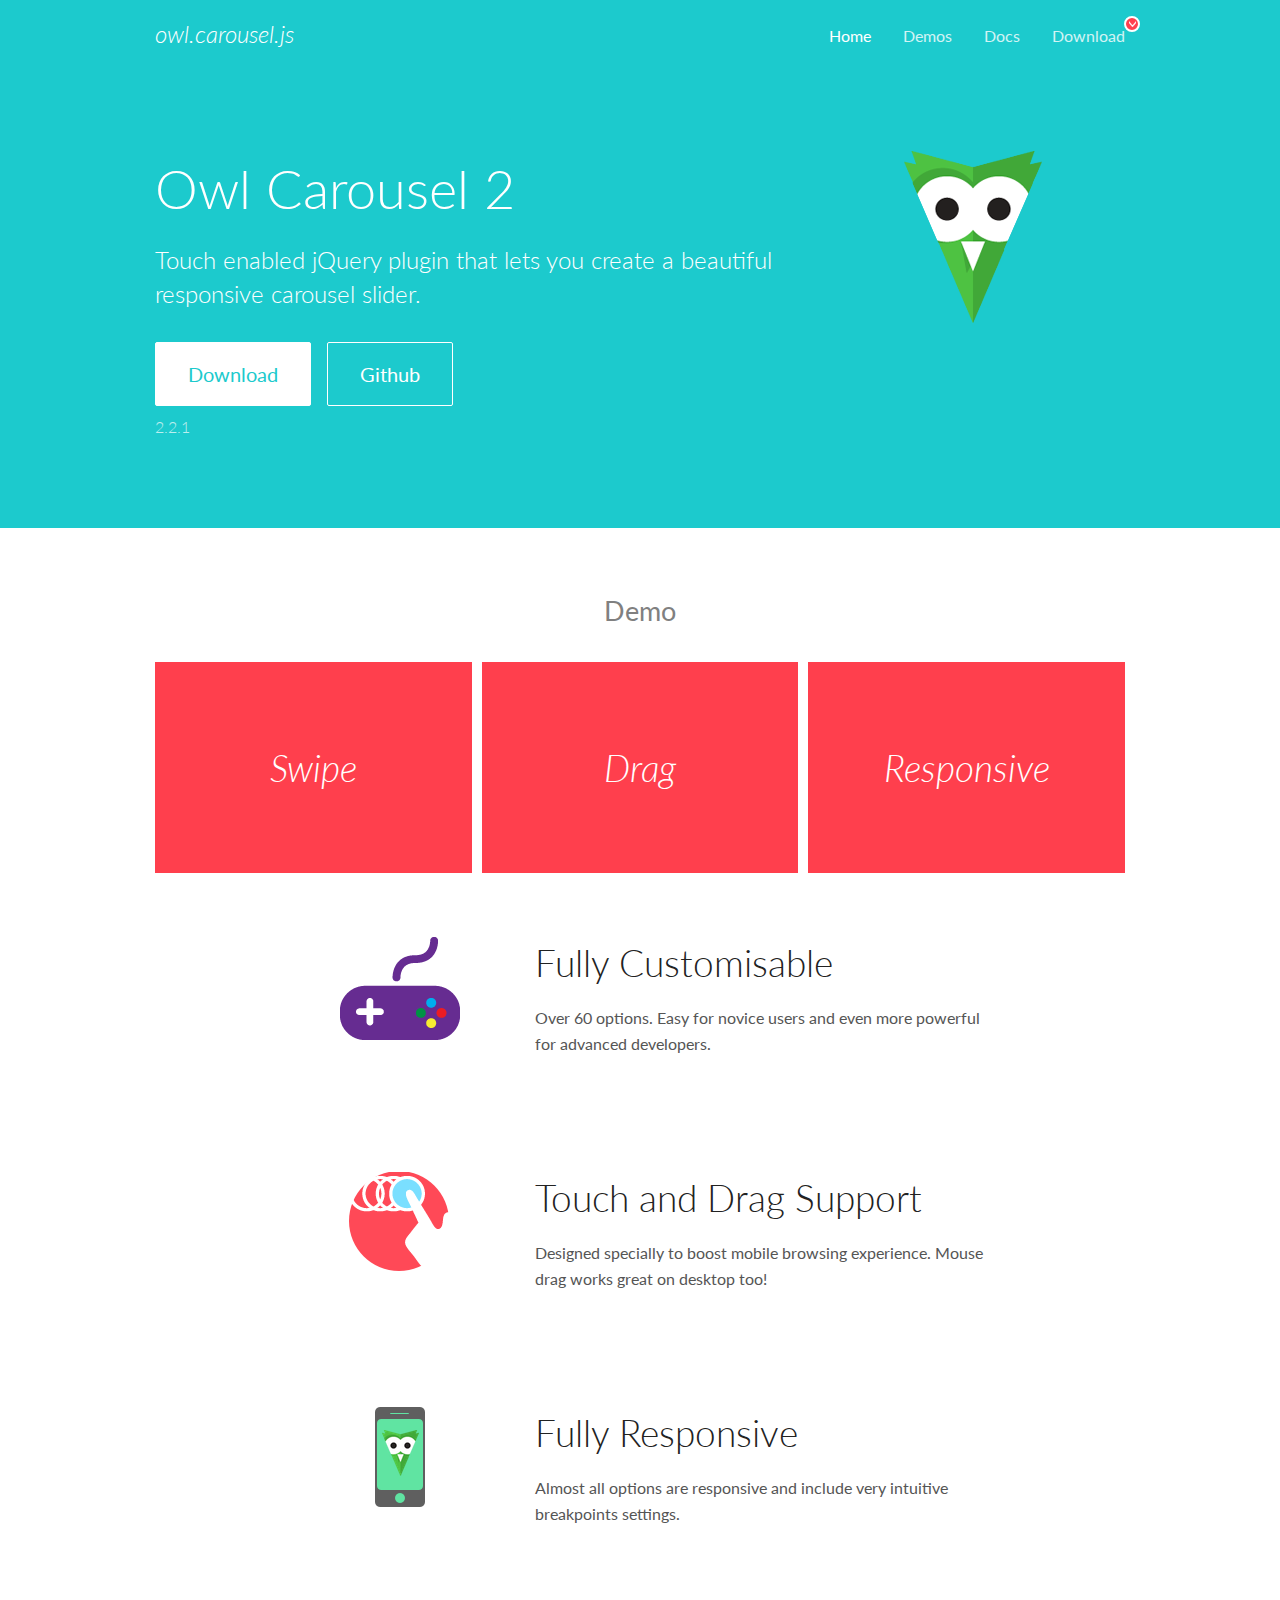
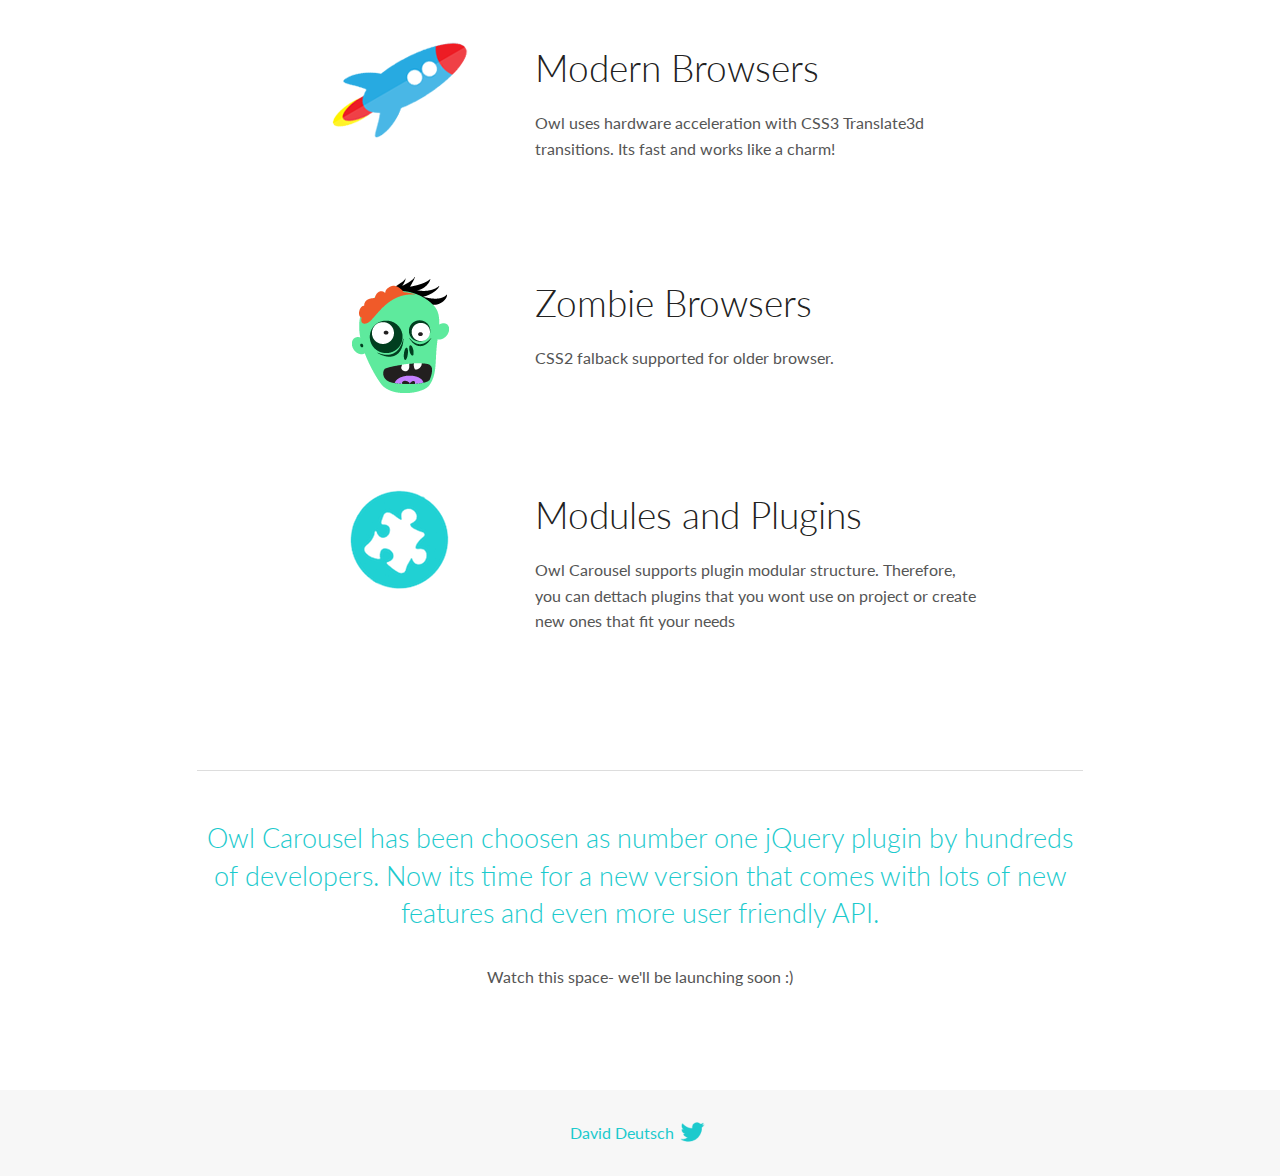
<file: libs/owl-carousel/docs/index.html>
<!DOCTYPE html>
<html lang="en">
  <head>

    <!-- head -->
    <meta charset="utf-8">
    <meta name="msapplication-tap-highlight" content="no" />
    <meta name="viewport" content="width=device-width, initial-scale=1.0" />
    <meta name="description" content="Touch enabled jQuery plugin that lets you create beautiful responsive carousel slider.">
    <meta name="author" content="David Deutsch">
    <title>
      Home | Owl Carousel | 2.2.1
    </title>

    <!-- Stylesheets -->
    <link href='https://fonts.googleapis.com/css?family=Lato:300,400,700,400italic,300italic' rel='stylesheet' type='text/css'>
    <link rel="stylesheet" href="assets/css/docs.theme.min.css">

    <!-- Owl Stylesheets -->
    <link rel="stylesheet" href="assets/owlcarousel/assets/owl.carousel.min.css">
    <link rel="stylesheet" href="assets/owlcarousel/assets/owl.theme.default.min.css">

    <!-- HTML5 shim and Respond.js IE8 support of HTML5 elements and media queries -->

    <!--[if lt IE 9]>
      <script src="https://oss.maxcdn.com/libs/html5shiv/3.7.0/html5shiv.js"></script>
      <script src="https://oss.maxcdn.com/libs/respond.js/1.3.0/respond.min.js"></script>
    <![endif]-->

    <!-- Favicons -->
    <link rel="apple-touch-icon-precomposed" sizes="144x144" href="assets/ico/apple-touch-icon-144-precomposed.png">
    <link rel="shortcut icon" href="assets/ico/favicon.png">
    <link rel="shortcut icon" href="favicon.ico">

    <!-- Yeah i know js should not be in header. Its required for demos.-->

    <!-- javascript -->
    <script src="assets/vendors/jquery.min.js"></script>
    <script src="assets/owlcarousel/owl.carousel.js"></script>
  </head>
  <body>

    <!-- header -->
    <header class="header">
      <div class="row">
        <div class="large-12 columns">
          <div class="brand left">
            <h3>
              <a href="/OwlCarousel2/">owl.carousel.js</a> 
            </h3>
          </div>
          <a id="toggle-nav" class="right">
            <span></span> <span></span> <span></span> 
          </a> 
          <div class="nav-bar">
            <ul class="clearfix">
              <li class="active">
                <a href="/OwlCarousel2/index.html">Home</a> 
              </li>
              <li> <a href="/OwlCarousel2/demos/demos.html">Demos</a>  </li>
              <li> <a href="/OwlCarousel2/docs/started-welcome.html">Docs</a>  </li>
              <li>
                <a href="https://github.com/OwlCarousel2/OwlCarousel2/archive/2.2.1.zip">Download</a> 
                <span class="download"></span> 
              </li>
            </ul>
          </div>
        </div>
      </div>
    </header>

    <!-- home panel -->
    <section id="hero">
      <div class="row">
        <div class="large-8 medium-8 columns">
          <h1>Owl Carousel 2</h1>
          <h4>Touch enabled jQuery plugin that lets you create a beautiful responsive carousel slider.</h4>
          <a href="https://github.com/OwlCarousel2/OwlCarousel2/archive/2.2.1.zip" class="hero-button">Download</a> 
          <a href="https://github.com/OwlCarousel2/OwlCarousel2" class="hero-button outline">Github</a> 
          <p>2.2.1</p>
        </div>
        <div class="large-4 medium-4 columns">
          <img class="owl-logo" src="assets/img/owl-logo.png" alt="mr. Owl">
        </div>
      </div>
    </section>

    <!-- body -->
    <div class="home-demo">
      <div class="row">
        <div class="large-12 columns">
          <h3>Demo</h3>
          <div class="owl-carousel">
            <div class="item">
              <h2>Swipe</h2>
            </div>
            <div class="item">
              <h2>Drag</h2>
            </div>
            <div class="item">
              <h2>Responsive</h2>
            </div>
            <div class="item">
              <h2>CSS3</h2>
            </div>
            <div class="item">
              <h2>Fast</h2>
            </div>
            <div class="item">
              <h2>Easy</h2>
            </div>
            <div class="item">
              <h2>Free</h2>
            </div>
            <div class="item">
              <h2>Upgradable</h2>
            </div>
            <div class="item">
              <h2>Tons of options</h2>
            </div>
            <div class="item">
              <h2>Infinity</h2>
            </div>
            <div class="item">
              <h2>Auto Width</h2>
            </div>
          </div>
        </div>
      </div>
    </div>
    <script>
      var owl = $('.owl-carousel');
      owl.owlCarousel({
        margin: 10,
        loop: true,
        responsive: {
          0: {
            items: 1
          },
          600: {
            items: 2
          },
          1000: {
            items: 3
          }
        }
      })
    </script>

    <!-- features -->
    <div id="features">
      <div class="row">
        <div class="small-12 medium-9 small-centered columns">
          <section class="row feature">
            <div class="medium-4 small-12 columns">
              <img src="assets/img/feature-options.png" alt="">
            </div>
            <div class="medium-8 small-12 columns">
              <h2>Fully Customisable</h2>
              <p>Over 60 options. Easy for novice users and even more powerful for advanced developers.</p>
            </div>
          </section>
          <section class="row feature">
            <div class="medium-4 small-12 columns">
              <img src="assets/img/feature-drag.png" alt="">
            </div>
            <div class="medium-8 small-12 columns">
              <h2>Touch and Drag Support</h2>
              <p>Designed specially to boost mobile browsing experience. Mouse drag works great on desktop too!</p>
            </div>
          </section>
          <section class="row feature">
            <div class="medium-4 small-12 columns">
              <img src="assets/img/feature-responsive.png" alt="">
            </div>
            <div class="medium-8 small-12 columns">
              <h2>Fully Responsive</h2>
              <p>Almost all options are responsive and include very intuitive breakpoints settings.</p>
            </div>
          </section>
          <section class="row feature">
            <div class="medium-4 small-12 columns">
              <img src="assets/img/feature-modern.png" alt="">
            </div>
            <div class="medium-8 small-12 columns">
              <h2>Modern Browsers</h2>
              <p>Owl uses hardware acceleration with CSS3 Translate3d transitions. Its fast and works like a charm! </p>
            </div>
          </section>
          <section class="row feature">
            <div class="medium-4 small-12 columns">
              <img src="assets/img/feature-zombie.png" alt="">
            </div>
            <div class="medium-8 small-12 columns">
              <h2>Zombie Browsers</h2>
              <p>CSS2 falback supported for older browser.</p>
            </div>
          </section>
          <section class="row feature">
            <div class="medium-4 small-12 columns">
              <img src="assets/img/feature-module.png" alt="">
            </div>
            <div class="medium-8 small-12 columns">
              <h2>Modules and Plugins</h2>
              <p>Owl Carousel supports plugin modular structure. Therefore, you can dettach plugins that you wont use on project or create new ones that fit your needs</p>
            </div>
          </section>
        </div>
      </div>
    </div>

    <!-- footer -->
    <section id="teaser-text">
      <div class="row">
        <div class="small-12 medium-11 small-centered columns">
          <hr>
          <h3 id="owl-carousel-has-been-choosen-as-number-one-jquery-plugin-by-hundreds-of-developers-now-its-time-for-a-new-version-that-comes-with-lots-of-new-features-and-even-more-user-friendly-api-">Owl Carousel has been choosen as number one jQuery plugin by hundreds of developers. Now its time for a new version that comes with lots of new features and even more user friendly API.</h3>
          <p>Watch this space- we&#39;ll be launching soon :)</p>
        </div>
      </div>
    </section>

    <!-- footer -->
    <footer class="footer">
      <div class="row">
        <div class="large-12 columns">
          <h5>
            <a href="/OwlCarousel2/docs/support-contact.html">David Deutsch</a> 
            <a id="custom-tweet-button" href="https://twitter.com/share?url=https://github.com/OwlCarousel2/OwlCarousel2&text=Owl Carousel - This is so awesome! " target="_blank"></a> 
          </h5>
        </div>
      </div>
    </footer>

    <!-- vendors -->
    <script src="assets/vendors/highlight.js"></script>
    <script src="assets/js/app.js"></script>
  </body>
</html>
</file>
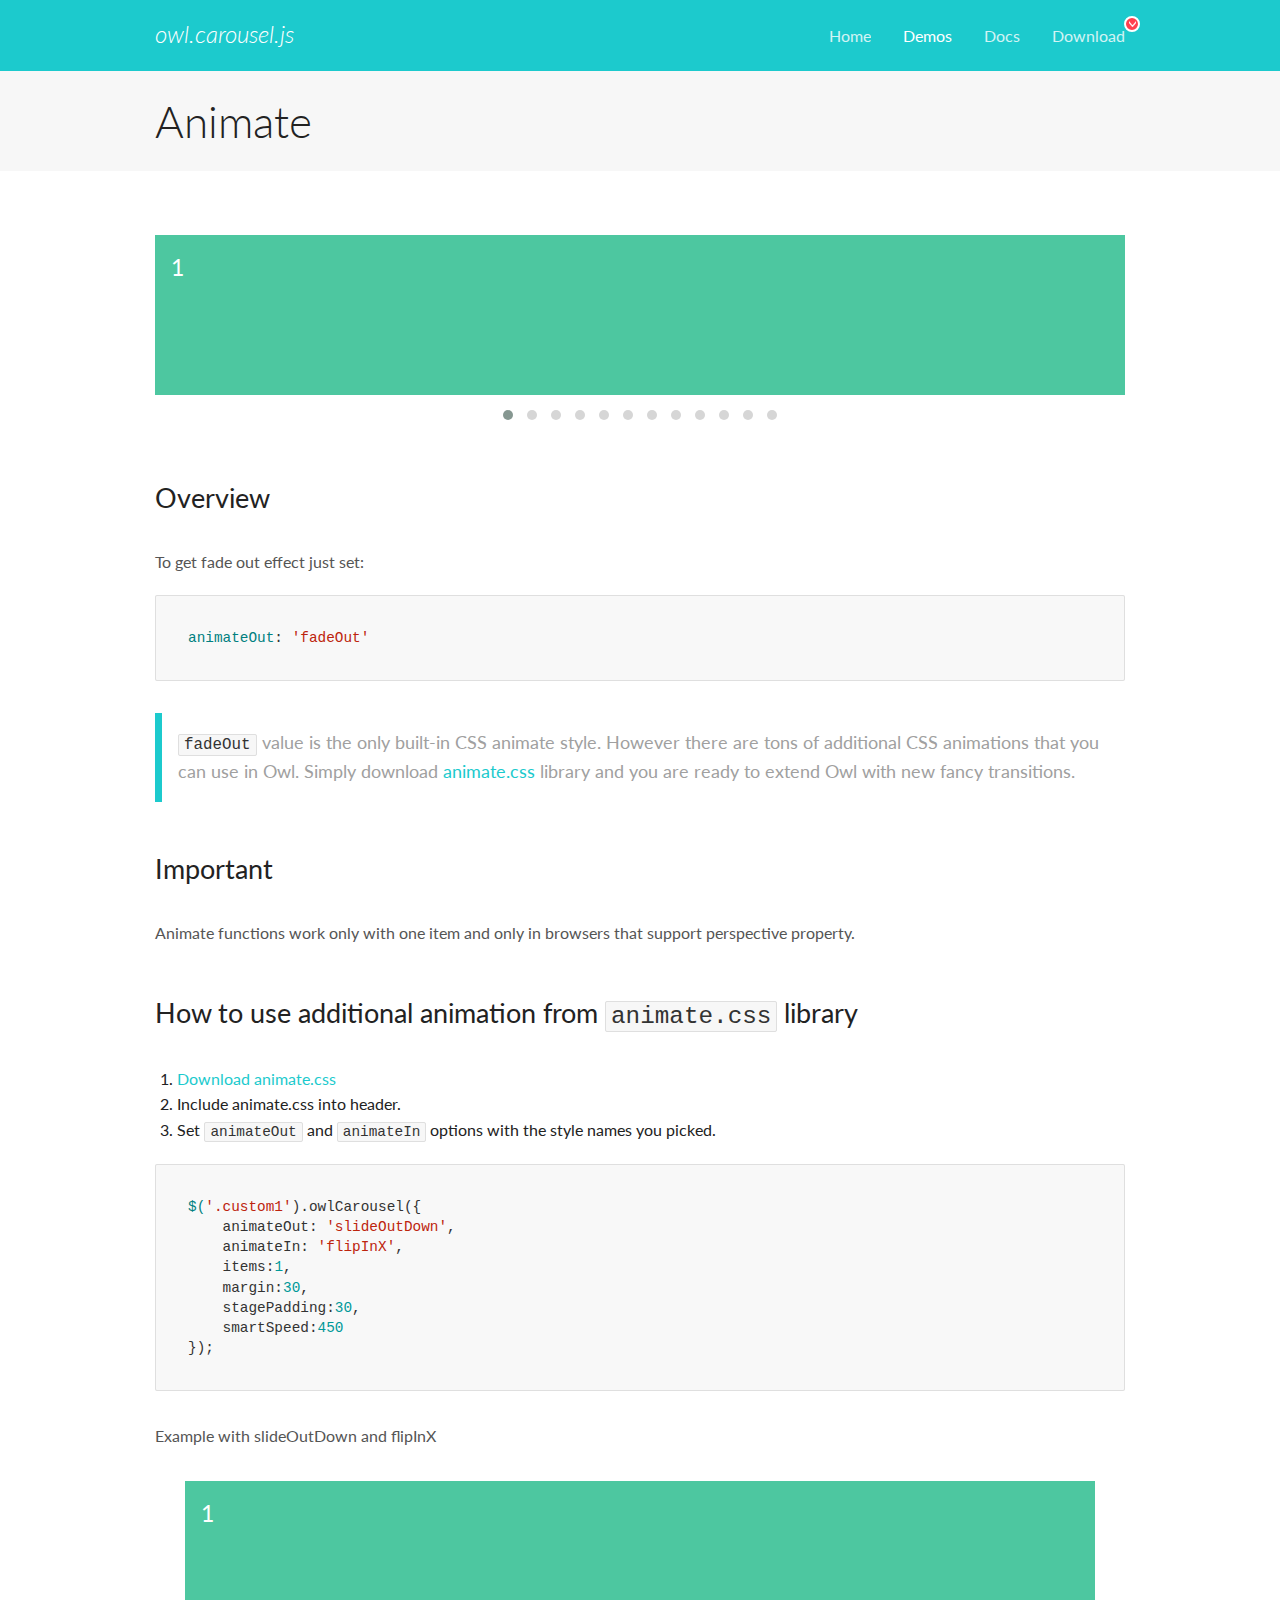
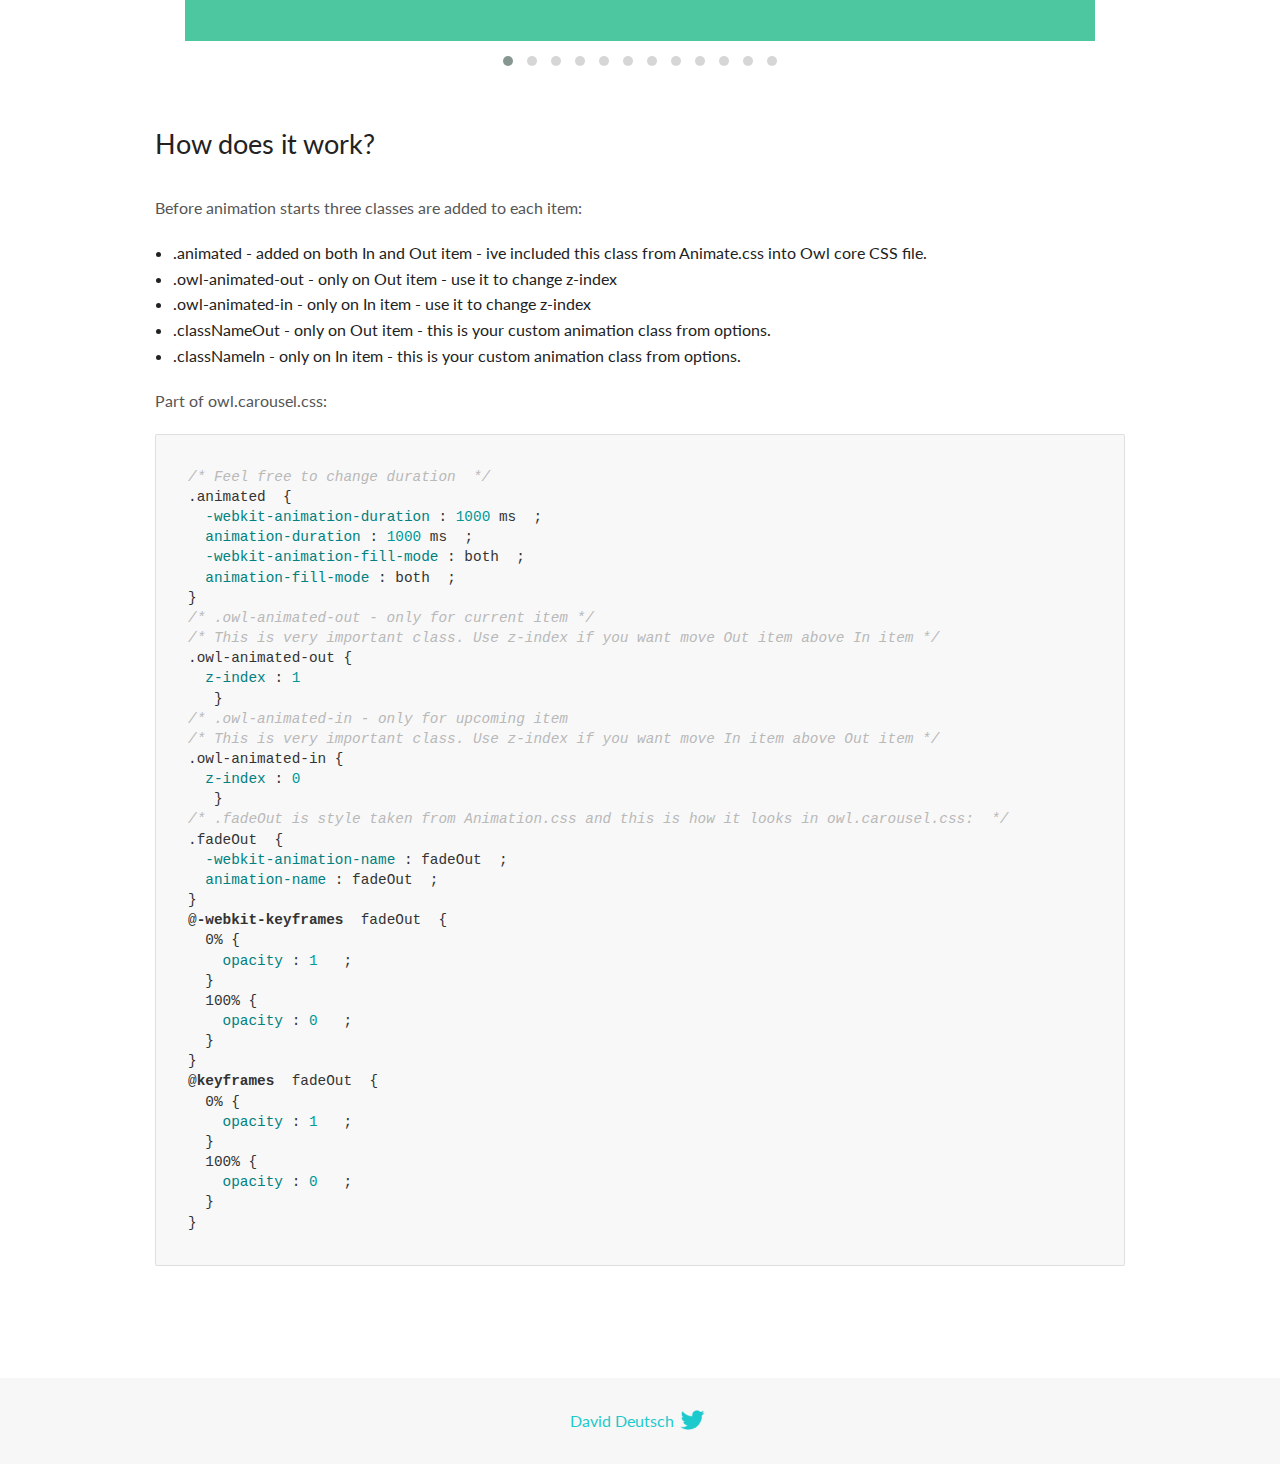
<file: libs/owl-carousel/docs/demos/animate.html>
<!DOCTYPE html>
<html lang="en">
  <head>

    <!-- head -->
    <meta charset="utf-8">
    <meta name="msapplication-tap-highlight" content="no" />
    <meta name="viewport" content="width=device-width, initial-scale=1.0" />
    <meta name="description" content="Animate carousel">
    <meta name="author" content="David Deutsch">
    <title>
      Animate Demo | Owl Carousel | 2.2.1
    </title>

    <!-- Stylesheets -->
    <link href='https://fonts.googleapis.com/css?family=Lato:300,400,700,400italic,300italic' rel='stylesheet' type='text/css'>
    <link rel="stylesheet" href="../assets/css/docs.theme.min.css">

    <!-- Owl Stylesheets -->
    <link rel="stylesheet" href="../assets/owlcarousel/assets/owl.carousel.min.css">
    <link rel="stylesheet" href="../assets/owlcarousel/assets/owl.theme.default.min.css">

    <!-- HTML5 shim and Respond.js IE8 support of HTML5 elements and media queries -->

    <!--[if lt IE 9]>
      <script src="https://oss.maxcdn.com/libs/html5shiv/3.7.0/html5shiv.js"></script>
      <script src="https://oss.maxcdn.com/libs/respond.js/1.3.0/respond.min.js"></script>
    <![endif]-->

    <!-- Favicons -->
    <link rel="apple-touch-icon-precomposed" sizes="144x144" href="../assets/ico/apple-touch-icon-144-precomposed.png">
    <link rel="shortcut icon" href="../assets/ico/favicon.png">
    <link rel="shortcut icon" href="favicon.ico">

    <!-- Yeah i know js should not be in header. Its required for demos.-->

    <!-- javascript -->
    <script src="../assets/vendors/jquery.min.js"></script>
    <script src="../assets/owlcarousel/owl.carousel.js"></script>
  </head>
  <body>

    <!-- header -->
    <header class="header">
      <div class="row">
        <div class="large-12 columns">
          <div class="brand left">
            <h3>
              <a href="/OwlCarousel2/">owl.carousel.js</a> 
            </h3>
          </div>
          <a id="toggle-nav" class="right">
            <span></span> <span></span> <span></span> 
          </a> 
          <div class="nav-bar">
            <ul class="clearfix">
              <li> <a href="/OwlCarousel2/index.html">Home</a>  </li>
              <li class="active">
                <a href="/OwlCarousel2/demos/demos.html">Demos</a> 
              </li>
              <li> <a href="/OwlCarousel2/docs/started-welcome.html">Docs</a>  </li>
              <li>
                <a href="https://github.com/OwlCarousel2/OwlCarousel2/archive/2.2.1.zip">Download</a> 
                <span class="download"></span> 
              </li>
            </ul>
          </div>
        </div>
      </div>
    </header>

    <!-- title -->
    <section class="title">
      <div class="row">
        <div class="large-12 columns">
          <h1>Animate</h1>
        </div>
      </div>
    </section>

    <!--  Demos -->
    <section id="demos">
      <div class="row">
        <div class="large-12 columns">
          <div class="fadeOut owl-carousel owl-theme">
            <div class="item">
              <h4>1</h4>
            </div>
            <div class="item">
              <h4>2</h4>
            </div>
            <div class="item">
              <h4>3</h4>
            </div>
            <div class="item">
              <h4>4</h4>
            </div>
            <div class="item">
              <h4>5</h4>
            </div>
            <div class="item">
              <h4>6</h4>
            </div>
            <div class="item">
              <h4>7</h4>
            </div>
            <div class="item">
              <h4>8</h4>
            </div>
            <div class="item">
              <h4>9</h4>
            </div>
            <div class="item">
              <h4>10</h4>
            </div>
            <div class="item">
              <h4>11</h4>
            </div>
            <div class="item">
              <h4>12</h4>
            </div>
          </div>
          <h3 id="overview">Overview</h3>
          <p>To get fade out effect just set:</p>
          <pre><code>animateOut: &#39;fadeOut&#39;</code></pre>
          <blockquote>
            <p><code>fadeOut</code> value is the only built-in CSS animate style. However there are tons of additional CSS animations that you can use in Owl. Simply download
              <a href="https://daneden.github.io/animate.css/">animate.css</a>  library and you are ready to extend Owl with new fancy transitions.</p>
          </blockquote>
          <h3 id="important">Important</h3>
          <p>Animate functions work only with one item and only in browsers that support perspective property.</p>
          <h3 id="how-to-use-additional-animation-from-animate-css-library">How to use additional animation from <code>animate.css</code> library</h3>
          <ol>
            <li> <a href="https://daneden.github.io/animate.css/">Download animate.css</a>  </li>
            <li>Include animate.css into header.</li>
            <li>Set <code>animateOut</code> and <code>animateIn</code> options with the style names you picked.</li>
          </ol>
          <pre><code>$(&#39;.custom1&#39;).owlCarousel({
    animateOut: &#39;slideOutDown&#39;,
    animateIn: &#39;flipInX&#39;,
    items:1,
    margin:30,
    stagePadding:30,
    smartSpeed:450
});</code></pre>
          <p>Example with slideOutDown and flipInX</p>
          <div class="custom1 owl-carousel owl-theme">
            <div class="item">
              <h4>1</h4>
            </div>
            <div class="item">
              <h4>2</h4>
            </div>
            <div class="item">
              <h4>3</h4>
            </div>
            <div class="item">
              <h4>4</h4>
            </div>
            <div class="item">
              <h4>5</h4>
            </div>
            <div class="item">
              <h4>6</h4>
            </div>
            <div class="item">
              <h4>7</h4>
            </div>
            <div class="item">
              <h4>8</h4>
            </div>
            <div class="item">
              <h4>9</h4>
            </div>
            <div class="item">
              <h4>10</h4>
            </div>
            <div class="item">
              <h4>11</h4>
            </div>
            <div class="item">
              <h4>12</h4>
            </div>
          </div>
          <h3 id="how-does-it-work-">How does it work?</h3>
          <p>Before animation starts three classes are added to each item:</p>
          <ul>
            <li>.animated - added on both In and Out item - ive included this class from Animate.css into Owl core CSS file.</li>
            <li>.owl-animated-out - only on Out item - use it to change z-index</li>
            <li>.owl-animated-in - only on In item - use it to change z-index</li>
            <li>.classNameOut - only on Out item - this is your custom animation class from options.</li>
            <li>.classNameIn - only on In item - this is your custom animation class from options.</li>
          </ul>
          <p>Part of owl.carousel.css:</p>
          <pre><code class="language-css"><span class="comment">/* Feel free to change duration  */</span> 
<span class="class">.animated</span>  <span class="rules">{
  <span class="rule"><span class="attribute">-webkit-animation-duration</span> :<span class="value"> <span class="number">1000</span> ms</span> </span> ;
  <span class="rule"><span class="attribute">animation-duration</span> :<span class="value"> <span class="number">1000</span> ms</span> </span> ;
  <span class="rule"><span class="attribute">-webkit-animation-fill-mode</span> :<span class="value"> both</span> </span> ;
  <span class="rule"><span class="attribute">animation-fill-mode</span> :<span class="value"> both</span> </span> ;
<span class="rule">}</span> </span> 
<span class="comment">/* .owl-animated-out - only for current item */</span> 
<span class="comment">/* This is very important class. Use z-index if you want move Out item above In item */</span> 
<span class="class">.owl-animated-out</span> <span class="rules">{
  <span class="rule"><span class="attribute">z-index</span> :<span class="value"> <span class="number">1</span> 
</span> </span> </span> }
<span class="comment">/* .owl-animated-in - only for upcoming item
/* This is very important class. Use z-index if you want move In item above Out item */</span> 
<span class="class">.owl-animated-in</span> <span class="rules">{
  <span class="rule"><span class="attribute">z-index</span> :<span class="value"> <span class="number">0</span> 
</span> </span> </span> }
<span class="comment">/* .fadeOut is style taken from Animation.css and this is how it looks in owl.carousel.css:  */</span> 
<span class="class">.fadeOut</span>  <span class="rules">{
  <span class="rule"><span class="attribute">-webkit-animation-name</span> :<span class="value"> fadeOut</span> </span> ;
  <span class="rule"><span class="attribute">animation-name</span> :<span class="value"> fadeOut</span> </span> ;
<span class="rule">}</span> </span> 
<span class="at_rule">@<span class="keyword">-webkit-keyframes</span>  fadeOut </span> {
  0% <span class="rules">{
    <span class="rule"><span class="attribute">opacity</span> :<span class="value"> <span class="number">1</span> </span> </span> ;
  <span class="rule">}</span> </span> 
  100% <span class="rules">{
    <span class="rule"><span class="attribute">opacity</span> :<span class="value"> <span class="number">0</span> </span> </span> ;
  <span class="rule">}</span> </span> 
}
<span class="at_rule">@<span class="keyword">keyframes</span>  fadeOut </span> {
  0% <span class="rules">{
    <span class="rule"><span class="attribute">opacity</span> :<span class="value"> <span class="number">1</span> </span> </span> ;
  <span class="rule">}</span> </span> 
  100% <span class="rules">{
    <span class="rule"><span class="attribute">opacity</span> :<span class="value"> <span class="number">0</span> </span> </span> ;
  <span class="rule">}</span> </span> 
}</code></pre>
          <link rel="stylesheet" href="../assets/css/animate.css">
          <script>
            jQuery(document).ready(function($) {
              $('.fadeOut').owlCarousel({
                items: 1,
                animateOut: 'fadeOut',
                loop: true,
                margin: 10,
              });
              $('.custom1').owlCarousel({
                animateOut: 'slideOutDown',
                animateIn: 'flipInX',
                items: 1,
                margin: 30,
                stagePadding: 30,
                smartSpeed: 450
              });
            });
          </script>
        </div>
      </div>
    </section>

    <!-- footer -->
    <footer class="footer">
      <div class="row">
        <div class="large-12 columns">
          <h5>
            <a href="/OwlCarousel2/docs/support-contact.html">David Deutsch</a> 
            <a id="custom-tweet-button" href="https://twitter.com/share?url=https://github.com/OwlCarousel2/OwlCarousel2&text=Owl Carousel - This is so awesome! " target="_blank"></a> 
          </h5>
        </div>
      </div>
    </footer>

    <!-- vendors -->
    <script src="../assets/vendors/highlight.js"></script>
    <script src="../assets/js/app.js"></script>
  </body>
</html>
</file>
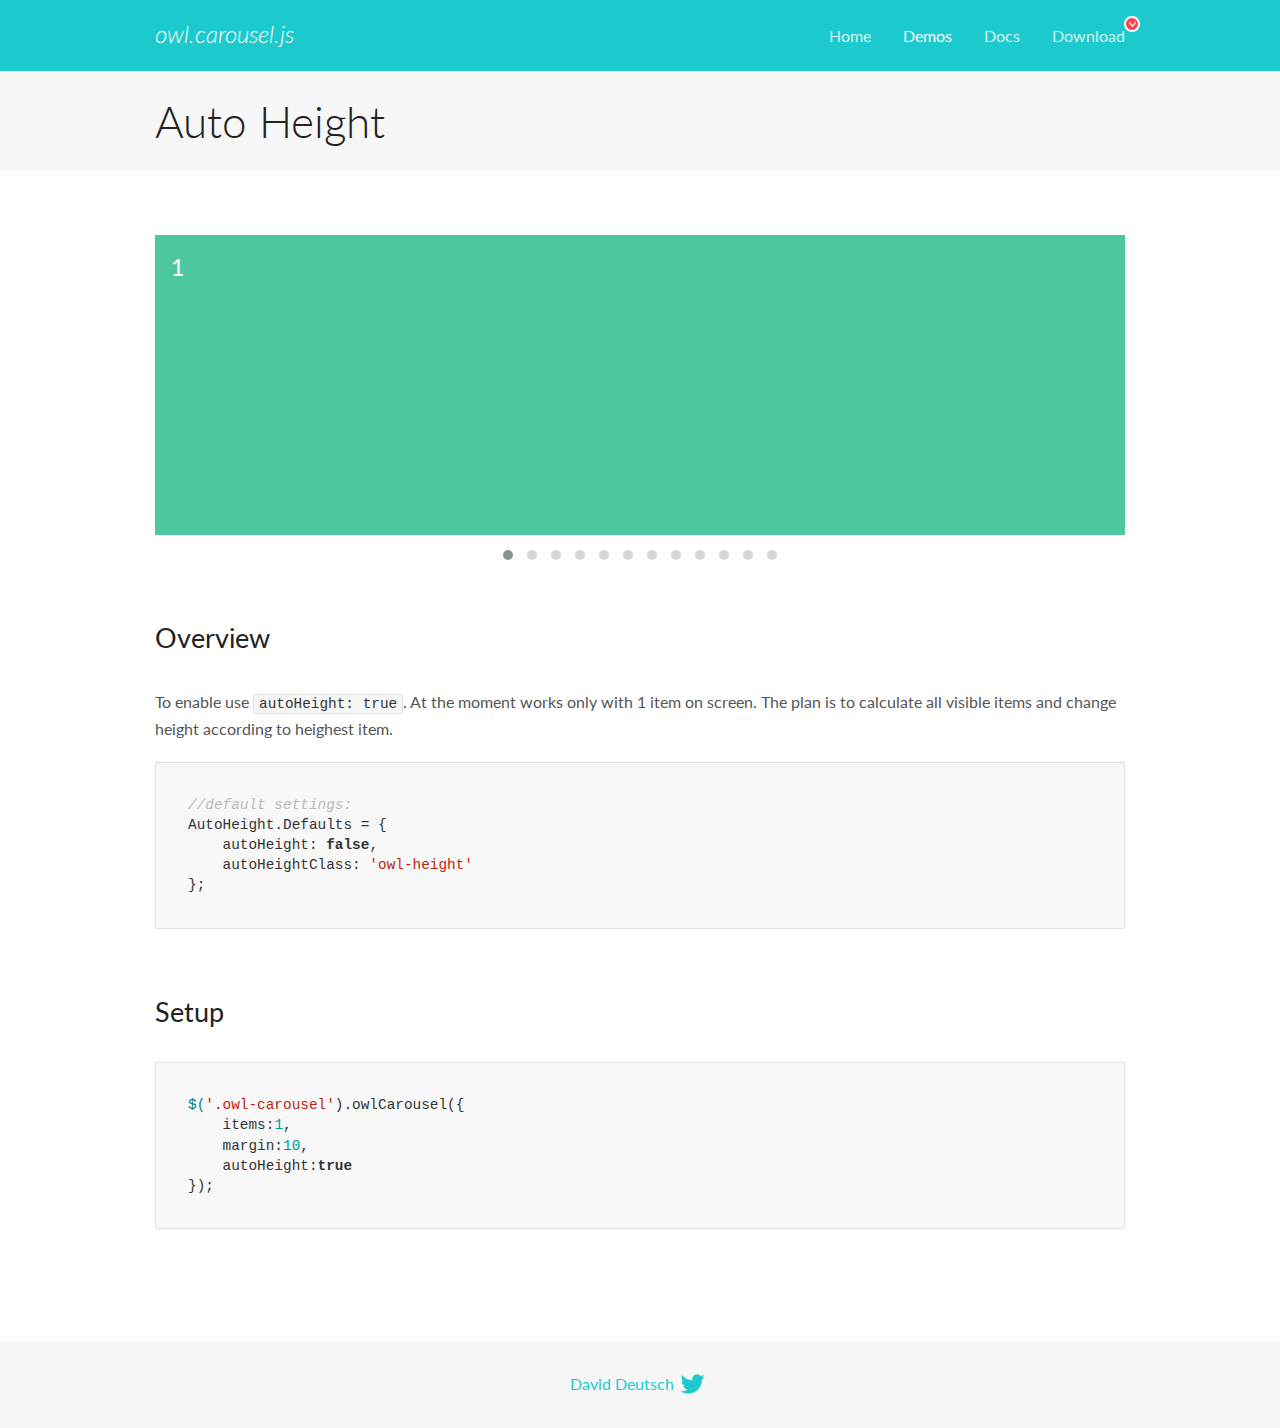
<file: libs/owl-carousel/docs/demos/autoheight.html>
<!DOCTYPE html>
<html lang="en">
  <head>

    <!-- head -->
    <meta charset="utf-8">
    <meta name="msapplication-tap-highlight" content="no" />
    <meta name="viewport" content="width=device-width, initial-scale=1.0" />
    <meta name="description" content="autoHeight usage demo">
    <meta name="author" content="David Deutsch">
    <title>
      Auto Height Demo | Owl Carousel | 2.2.1
    </title>

    <!-- Stylesheets -->
    <link href='https://fonts.googleapis.com/css?family=Lato:300,400,700,400italic,300italic' rel='stylesheet' type='text/css'>
    <link rel="stylesheet" href="../assets/css/docs.theme.min.css">

    <!-- Owl Stylesheets -->
    <link rel="stylesheet" href="../assets/owlcarousel/assets/owl.carousel.min.css">
    <link rel="stylesheet" href="../assets/owlcarousel/assets/owl.theme.default.min.css">

    <!-- HTML5 shim and Respond.js IE8 support of HTML5 elements and media queries -->

    <!--[if lt IE 9]>
      <script src="https://oss.maxcdn.com/libs/html5shiv/3.7.0/html5shiv.js"></script>
      <script src="https://oss.maxcdn.com/libs/respond.js/1.3.0/respond.min.js"></script>
    <![endif]-->

    <!-- Favicons -->
    <link rel="apple-touch-icon-precomposed" sizes="144x144" href="../assets/ico/apple-touch-icon-144-precomposed.png">
    <link rel="shortcut icon" href="../assets/ico/favicon.png">
    <link rel="shortcut icon" href="favicon.ico">

    <!-- Yeah i know js should not be in header. Its required for demos.-->

    <!-- javascript -->
    <script src="../assets/vendors/jquery.min.js"></script>
    <script src="../assets/owlcarousel/owl.carousel.js"></script>
  </head>
  <body>

    <!-- header -->
    <header class="header">
      <div class="row">
        <div class="large-12 columns">
          <div class="brand left">
            <h3>
              <a href="/OwlCarousel2/">owl.carousel.js</a> 
            </h3>
          </div>
          <a id="toggle-nav" class="right">
            <span></span> <span></span> <span></span> 
          </a> 
          <div class="nav-bar">
            <ul class="clearfix">
              <li> <a href="/OwlCarousel2/index.html">Home</a>  </li>
              <li class="active">
                <a href="/OwlCarousel2/demos/demos.html">Demos</a> 
              </li>
              <li> <a href="/OwlCarousel2/docs/started-welcome.html">Docs</a>  </li>
              <li>
                <a href="https://github.com/OwlCarousel2/OwlCarousel2/archive/2.2.1.zip">Download</a> 
                <span class="download"></span> 
              </li>
            </ul>
          </div>
        </div>
      </div>
    </header>

    <!-- title -->
    <section class="title">
      <div class="row">
        <div class="large-12 columns">
          <h1>Auto Height</h1>
        </div>
      </div>
    </section>

    <!--  Demos -->
    <section id="demos">
      <div class="row">
        <div class="large-12 columns">
          <div class="owl-carousel owl-theme">
            <div class="item" style="height:300px">
              <h4>1</h4>
            </div>
            <div class="item" style="height:100px">
              <h4>2</h4>
            </div>
            <div class="item" style="height:500px">
              <h4>3</h4>
            </div>
            <div class="item" style="height:250px">
              <h4>4</h4>
            </div>
            <div class="item" style="height:400px">
              <h4>5</h4>
            </div>
            <div class="item" style="height:500px">
              <h4>6</h4>
            </div>
            <div class="item" style="height:600px">
              <h4>7</h4>
            </div>
            <div class="item" style="height:400px">
              <h4>8</h4>
            </div>
            <div class="item" style="height:300px">
              <h4>9</h4>
            </div>
            <div class="item" style="height:350px">
              <h4>10</h4>
            </div>
            <div class="item" style="height:200px">
              <h4>11</h4>
            </div>
            <div class="item" style="height:150px">
              <h4>12</h4>
            </div>
          </div>
          <h3 id="overview">Overview</h3>
          <p>To enable use <code>autoHeight: true</code>. At the moment works only with 1 item on screen. The plan is to calculate all visible items and change height according to heighest item.</p>
          <pre><code>//default settings:
AutoHeight.Defaults = {
    autoHeight: false,
    autoHeightClass: &#39;owl-height&#39;
};</code></pre>
          <h3 id="setup">Setup</h3>
          <pre><code>$(&#39;.owl-carousel&#39;).owlCarousel({
    items:1,
    margin:10,
    autoHeight:true
});</code></pre>
          <script>
            $(document).ready(function() {
              $('.owl-carousel').owlCarousel({
                items: 1,
                margin: 10,
                autoHeight: true
              });
            })
          </script>
        </div>
      </div>
    </section>

    <!-- footer -->
    <footer class="footer">
      <div class="row">
        <div class="large-12 columns">
          <h5>
            <a href="/OwlCarousel2/docs/support-contact.html">David Deutsch</a> 
            <a id="custom-tweet-button" href="https://twitter.com/share?url=https://github.com/OwlCarousel2/OwlCarousel2&text=Owl Carousel - This is so awesome! " target="_blank"></a> 
          </h5>
        </div>
      </div>
    </footer>

    <!-- vendors -->
    <script src="../assets/vendors/highlight.js"></script>
    <script src="../assets/js/app.js"></script>
  </body>
</html>
</file>
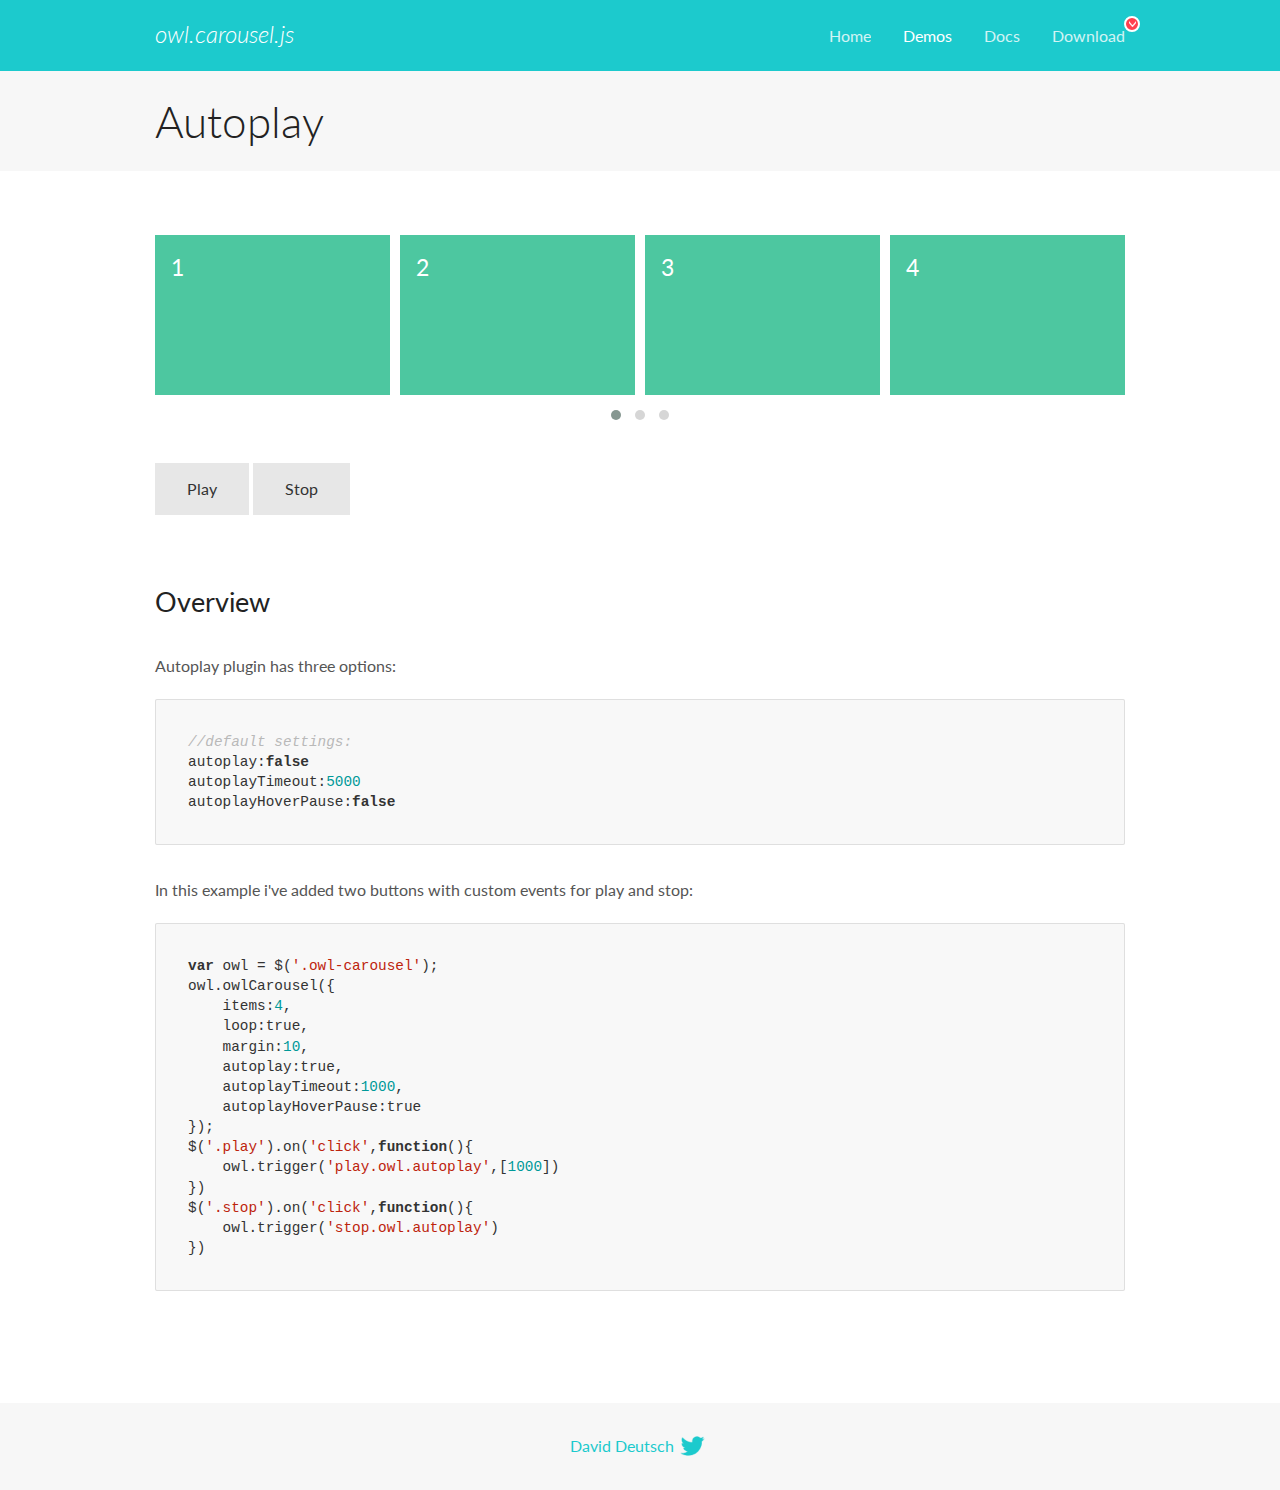
<file: libs/owl-carousel/docs/demos/autoplay.html>
<!DOCTYPE html>
<html lang="en">
  <head>

    <!-- head -->
    <meta charset="utf-8">
    <meta name="msapplication-tap-highlight" content="no" />
    <meta name="viewport" content="width=device-width, initial-scale=1.0" />
    <meta name="description" content="Autoplay usage demo">
    <meta name="author" content="David Deutsch">
    <title>
      Autoplay Demo | Owl Carousel | 2.2.1
    </title>

    <!-- Stylesheets -->
    <link href='https://fonts.googleapis.com/css?family=Lato:300,400,700,400italic,300italic' rel='stylesheet' type='text/css'>
    <link rel="stylesheet" href="../assets/css/docs.theme.min.css">

    <!-- Owl Stylesheets -->
    <link rel="stylesheet" href="../assets/owlcarousel/assets/owl.carousel.min.css">
    <link rel="stylesheet" href="../assets/owlcarousel/assets/owl.theme.default.min.css">

    <!-- HTML5 shim and Respond.js IE8 support of HTML5 elements and media queries -->

    <!--[if lt IE 9]>
      <script src="https://oss.maxcdn.com/libs/html5shiv/3.7.0/html5shiv.js"></script>
      <script src="https://oss.maxcdn.com/libs/respond.js/1.3.0/respond.min.js"></script>
    <![endif]-->

    <!-- Favicons -->
    <link rel="apple-touch-icon-precomposed" sizes="144x144" href="../assets/ico/apple-touch-icon-144-precomposed.png">
    <link rel="shortcut icon" href="../assets/ico/favicon.png">
    <link rel="shortcut icon" href="favicon.ico">

    <!-- Yeah i know js should not be in header. Its required for demos.-->

    <!-- javascript -->
    <script src="../assets/vendors/jquery.min.js"></script>
    <script src="../assets/owlcarousel/owl.carousel.js"></script>
  </head>
  <body>

    <!-- header -->
    <header class="header">
      <div class="row">
        <div class="large-12 columns">
          <div class="brand left">
            <h3>
              <a href="/OwlCarousel2/">owl.carousel.js</a> 
            </h3>
          </div>
          <a id="toggle-nav" class="right">
            <span></span> <span></span> <span></span> 
          </a> 
          <div class="nav-bar">
            <ul class="clearfix">
              <li> <a href="/OwlCarousel2/index.html">Home</a>  </li>
              <li class="active">
                <a href="/OwlCarousel2/demos/demos.html">Demos</a> 
              </li>
              <li> <a href="/OwlCarousel2/docs/started-welcome.html">Docs</a>  </li>
              <li>
                <a href="https://github.com/OwlCarousel2/OwlCarousel2/archive/2.2.1.zip">Download</a> 
                <span class="download"></span> 
              </li>
            </ul>
          </div>
        </div>
      </div>
    </header>

    <!-- title -->
    <section class="title">
      <div class="row">
        <div class="large-12 columns">
          <h1>Autoplay</h1>
        </div>
      </div>
    </section>

    <!--  Demos -->
    <section id="demos">
      <div class="row">
        <div class="large-12 columns">
          <div class="owl-carousel owl-theme">
            <div class="item">
              <h4>1</h4>
            </div>
            <div class="item">
              <h4>2</h4>
            </div>
            <div class="item">
              <h4>3</h4>
            </div>
            <div class="item">
              <h4>4</h4>
            </div>
            <div class="item">
              <h4>5</h4>
            </div>
            <div class="item">
              <h4>6</h4>
            </div>
            <div class="item">
              <h4>7</h4>
            </div>
            <div class="item">
              <h4>8</h4>
            </div>
            <div class="item">
              <h4>9</h4>
            </div>
            <div class="item">
              <h4>10</h4>
            </div>
            <div class="item">
              <h4>11</h4>
            </div>
            <div class="item">
              <h4>12</h4>
            </div>
          </div>
          <a class="button secondary play">Play</a> 
          <a class="button secondary stop">Stop</a> 
          <h3 id="overview">Overview</h3>
          <p>Autoplay plugin has three options:</p>
          <pre><code>//default settings:
autoplay:false
autoplayTimeout:5000
autoplayHoverPause:false</code></pre>
          <p>In this example i&#39;ve added two buttons with custom events for play and stop:</p>
          <pre><code>var owl = $(&#39;.owl-carousel&#39;);
owl.owlCarousel({
    items:4,
    loop:true,
    margin:10,
    autoplay:true,
    autoplayTimeout:1000,
    autoplayHoverPause:true
});
$(&#39;.play&#39;).on(&#39;click&#39;,function(){
    owl.trigger(&#39;play.owl.autoplay&#39;,[1000])
})
$(&#39;.stop&#39;).on(&#39;click&#39;,function(){
    owl.trigger(&#39;stop.owl.autoplay&#39;)
})</code></pre>
          <script>
            $(document).ready(function() {
              var owl = $('.owl-carousel');
              owl.owlCarousel({
                items: 4,
                loop: true,
                margin: 10,
                autoplay: true,
                autoplayTimeout: 1000,
                autoplayHoverPause: true
              });
              $('.play').on('click', function() {
                owl.trigger('play.owl.autoplay', [1000])
              })
              $('.stop').on('click', function() {
                owl.trigger('stop.owl.autoplay')
              })
            })
          </script>
        </div>
      </div>
    </section>

    <!-- footer -->
    <footer class="footer">
      <div class="row">
        <div class="large-12 columns">
          <h5>
            <a href="/OwlCarousel2/docs/support-contact.html">David Deutsch</a> 
            <a id="custom-tweet-button" href="https://twitter.com/share?url=https://github.com/OwlCarousel2/OwlCarousel2&text=Owl Carousel - This is so awesome! " target="_blank"></a> 
          </h5>
        </div>
      </div>
    </footer>

    <!-- vendors -->
    <script src="../assets/vendors/highlight.js"></script>
    <script src="../assets/js/app.js"></script>
  </body>
</html>
</file>
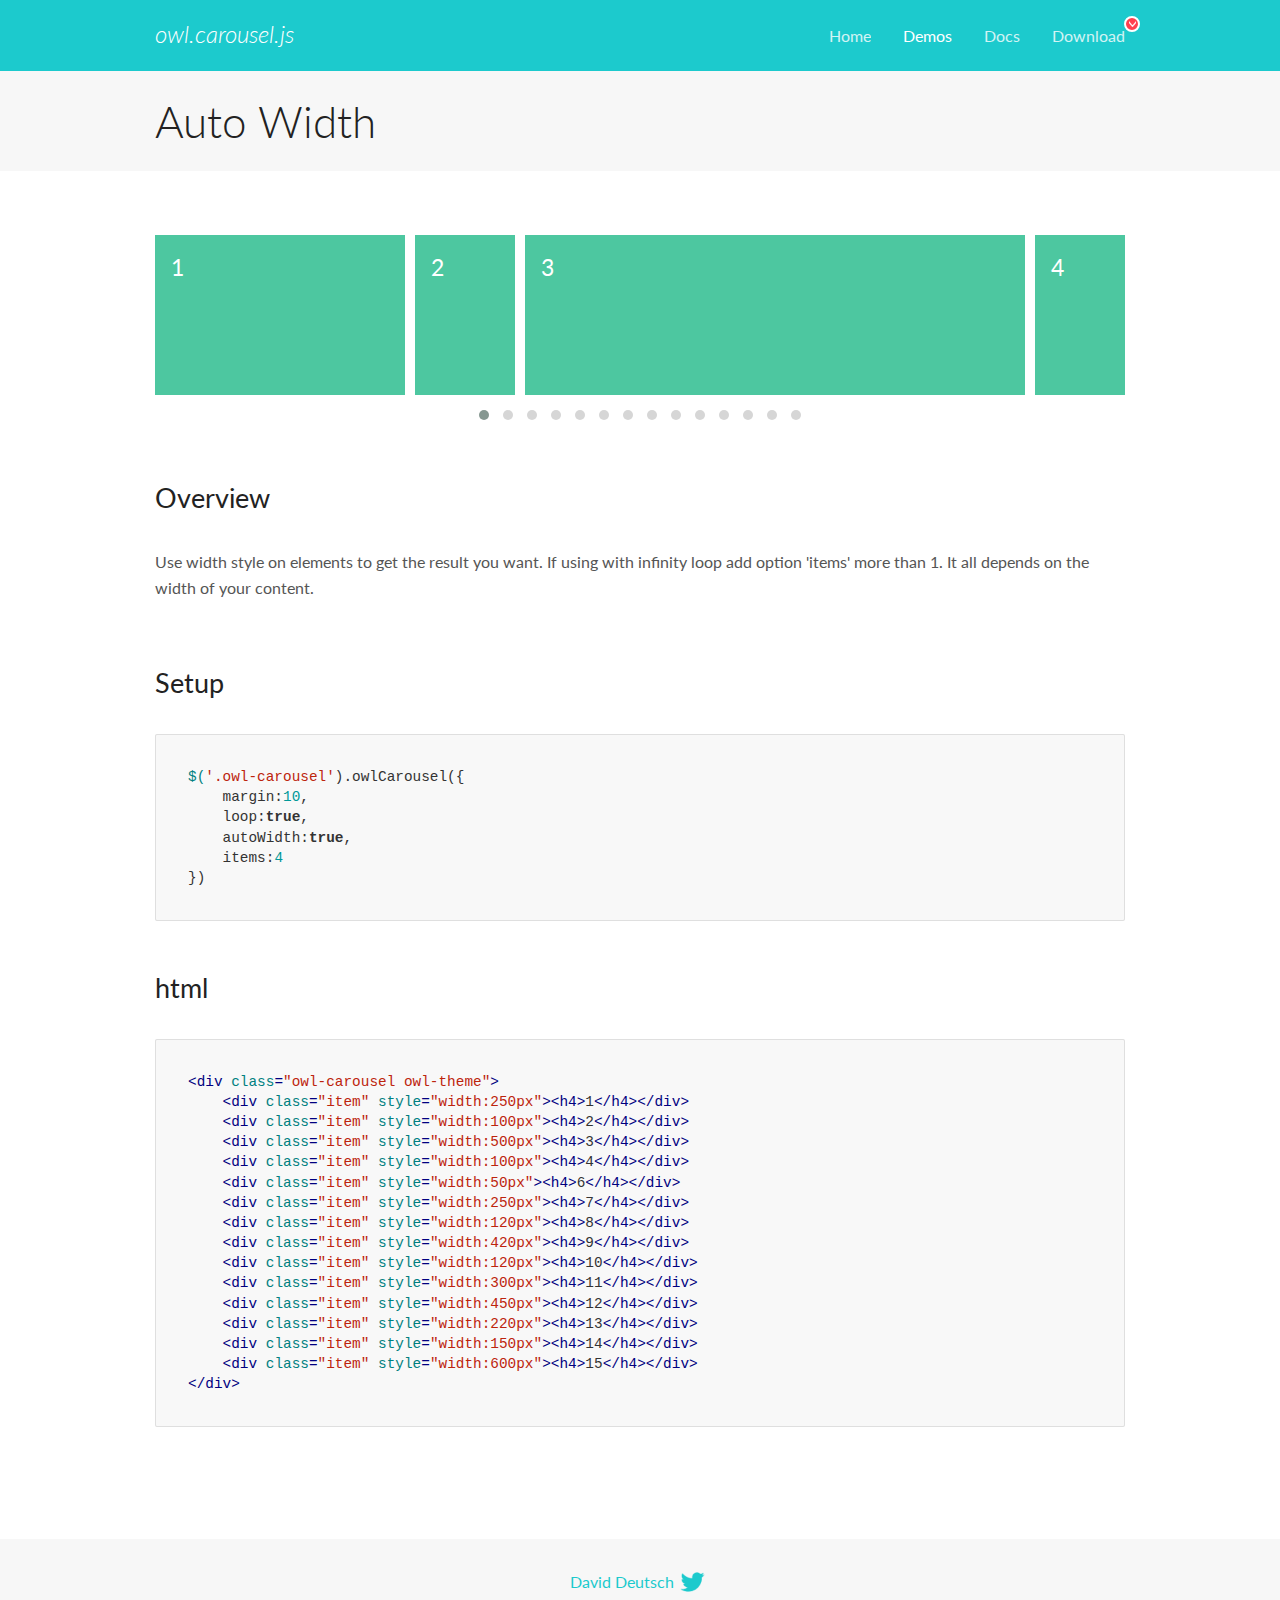
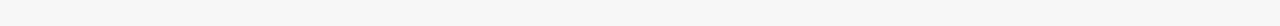
<file: libs/owl-carousel/docs/demos/autowidth.html>
<!DOCTYPE html>
<html lang="en">
  <head>

    <!-- head -->
    <meta charset="utf-8">
    <meta name="msapplication-tap-highlight" content="no" />
    <meta name="viewport" content="width=device-width, initial-scale=1.0" />
    <meta name="description" content="Auto Width">
    <meta name="author" content="David Deutsch">
    <title>
      Auto Width Demo | Owl Carousel | 2.2.1
    </title>

    <!-- Stylesheets -->
    <link href='https://fonts.googleapis.com/css?family=Lato:300,400,700,400italic,300italic' rel='stylesheet' type='text/css'>
    <link rel="stylesheet" href="../assets/css/docs.theme.min.css">

    <!-- Owl Stylesheets -->
    <link rel="stylesheet" href="../assets/owlcarousel/assets/owl.carousel.min.css">
    <link rel="stylesheet" href="../assets/owlcarousel/assets/owl.theme.default.min.css">

    <!-- HTML5 shim and Respond.js IE8 support of HTML5 elements and media queries -->

    <!--[if lt IE 9]>
      <script src="https://oss.maxcdn.com/libs/html5shiv/3.7.0/html5shiv.js"></script>
      <script src="https://oss.maxcdn.com/libs/respond.js/1.3.0/respond.min.js"></script>
    <![endif]-->

    <!-- Favicons -->
    <link rel="apple-touch-icon-precomposed" sizes="144x144" href="../assets/ico/apple-touch-icon-144-precomposed.png">
    <link rel="shortcut icon" href="../assets/ico/favicon.png">
    <link rel="shortcut icon" href="favicon.ico">

    <!-- Yeah i know js should not be in header. Its required for demos.-->

    <!-- javascript -->
    <script src="../assets/vendors/jquery.min.js"></script>
    <script src="../assets/owlcarousel/owl.carousel.js"></script>
  </head>
  <body>

    <!-- header -->
    <header class="header">
      <div class="row">
        <div class="large-12 columns">
          <div class="brand left">
            <h3>
              <a href="/OwlCarousel2/">owl.carousel.js</a> 
            </h3>
          </div>
          <a id="toggle-nav" class="right">
            <span></span> <span></span> <span></span> 
          </a> 
          <div class="nav-bar">
            <ul class="clearfix">
              <li> <a href="/OwlCarousel2/index.html">Home</a>  </li>
              <li class="active">
                <a href="/OwlCarousel2/demos/demos.html">Demos</a> 
              </li>
              <li> <a href="/OwlCarousel2/docs/started-welcome.html">Docs</a>  </li>
              <li>
                <a href="https://github.com/OwlCarousel2/OwlCarousel2/archive/2.2.1.zip">Download</a> 
                <span class="download"></span> 
              </li>
            </ul>
          </div>
        </div>
      </div>
    </header>

    <!-- title -->
    <section class="title">
      <div class="row">
        <div class="large-12 columns">
          <h1>Auto Width</h1>
        </div>
      </div>
    </section>

    <!--  Demos -->
    <section id="demos">
      <div class="row">
        <div class="large-12 columns">
          <div class="owl-carousel owl-theme">
            <div class="item" style="width:250px">
              <h4>1</h4>
            </div>
            <div class="item" style="width:100px">
              <h4>2</h4>
            </div>
            <div class="item" style="width:500px">
              <h4>3</h4>
            </div>
            <div class="item" style="width:100px">
              <h4>4</h4>
            </div>
            <div class="item" style="width:50px">
              <h4>6</h4>
            </div>
            <div class="item" style="width:250px">
              <h4>7</h4>
            </div>
            <div class="item" style="width:120px">
              <h4>8</h4>
            </div>
            <div class="item" style="width:420px">
              <h4>9</h4>
            </div>
            <div class="item" style="width:120px">
              <h4>10</h4>
            </div>
            <div class="item" style="width:300px">
              <h4>11</h4>
            </div>
            <div class="item" style="width:450px">
              <h4>12</h4>
            </div>
            <div class="item" style="width:220px">
              <h4>13</h4>
            </div>
            <div class="item" style="width:150px">
              <h4>14</h4>
            </div>
            <div class="item" style="width:600px">
              <h4>15</h4>
            </div>
          </div>
          <h3 id="overview">Overview</h3>
          <p>Use width style on elements to get the result you want. If using with infinity loop add option &#39;items&#39; more than 1. It all depends on the width of your content.</p>
          <h3 id="setup">Setup</h3>
          <pre><code>$(&#39;.owl-carousel&#39;).owlCarousel({
    margin:10,
    loop:true,
    autoWidth:true,
    items:4
})</code></pre>
          <h3 id="html">html</h3>
          <pre><code>&lt;div class=&quot;owl-carousel owl-theme&quot;&gt;
    &lt;div class=&quot;item&quot; style=&quot;width:250px&quot;&gt;&lt;h4&gt;1&lt;/h4&gt;&lt;/div&gt;
    &lt;div class=&quot;item&quot; style=&quot;width:100px&quot;&gt;&lt;h4&gt;2&lt;/h4&gt;&lt;/div&gt;
    &lt;div class=&quot;item&quot; style=&quot;width:500px&quot;&gt;&lt;h4&gt;3&lt;/h4&gt;&lt;/div&gt;
    &lt;div class=&quot;item&quot; style=&quot;width:100px&quot;&gt;&lt;h4&gt;4&lt;/h4&gt;&lt;/div&gt;
    &lt;div class=&quot;item&quot; style=&quot;width:50px&quot;&gt;&lt;h4&gt;6&lt;/h4&gt;&lt;/div&gt;
    &lt;div class=&quot;item&quot; style=&quot;width:250px&quot;&gt;&lt;h4&gt;7&lt;/h4&gt;&lt;/div&gt;
    &lt;div class=&quot;item&quot; style=&quot;width:120px&quot;&gt;&lt;h4&gt;8&lt;/h4&gt;&lt;/div&gt;
    &lt;div class=&quot;item&quot; style=&quot;width:420px&quot;&gt;&lt;h4&gt;9&lt;/h4&gt;&lt;/div&gt;
    &lt;div class=&quot;item&quot; style=&quot;width:120px&quot;&gt;&lt;h4&gt;10&lt;/h4&gt;&lt;/div&gt;
    &lt;div class=&quot;item&quot; style=&quot;width:300px&quot;&gt;&lt;h4&gt;11&lt;/h4&gt;&lt;/div&gt;
    &lt;div class=&quot;item&quot; style=&quot;width:450px&quot;&gt;&lt;h4&gt;12&lt;/h4&gt;&lt;/div&gt;
    &lt;div class=&quot;item&quot; style=&quot;width:220px&quot;&gt;&lt;h4&gt;13&lt;/h4&gt;&lt;/div&gt;
    &lt;div class=&quot;item&quot; style=&quot;width:150px&quot;&gt;&lt;h4&gt;14&lt;/h4&gt;&lt;/div&gt;
    &lt;div class=&quot;item&quot; style=&quot;width:600px&quot;&gt;&lt;h4&gt;15&lt;/h4&gt;&lt;/div&gt;
&lt;/div&gt;</code></pre>
          <script>
            $(document).ready(function() {
              $('.owl-carousel').owlCarousel({
                margin: 10,
                loop: true,
                autoWidth: true,
                items: 4
              })
            })
          </script>
        </div>
      </div>
    </section>

    <!-- footer -->
    <footer class="footer">
      <div class="row">
        <div class="large-12 columns">
          <h5>
            <a href="/OwlCarousel2/docs/support-contact.html">David Deutsch</a> 
            <a id="custom-tweet-button" href="https://twitter.com/share?url=https://github.com/OwlCarousel2/OwlCarousel2&text=Owl Carousel - This is so awesome! " target="_blank"></a> 
          </h5>
        </div>
      </div>
    </footer>

    <!-- vendors -->
    <script src="../assets/vendors/highlight.js"></script>
    <script src="../assets/js/app.js"></script>
  </body>
</html>
</file>
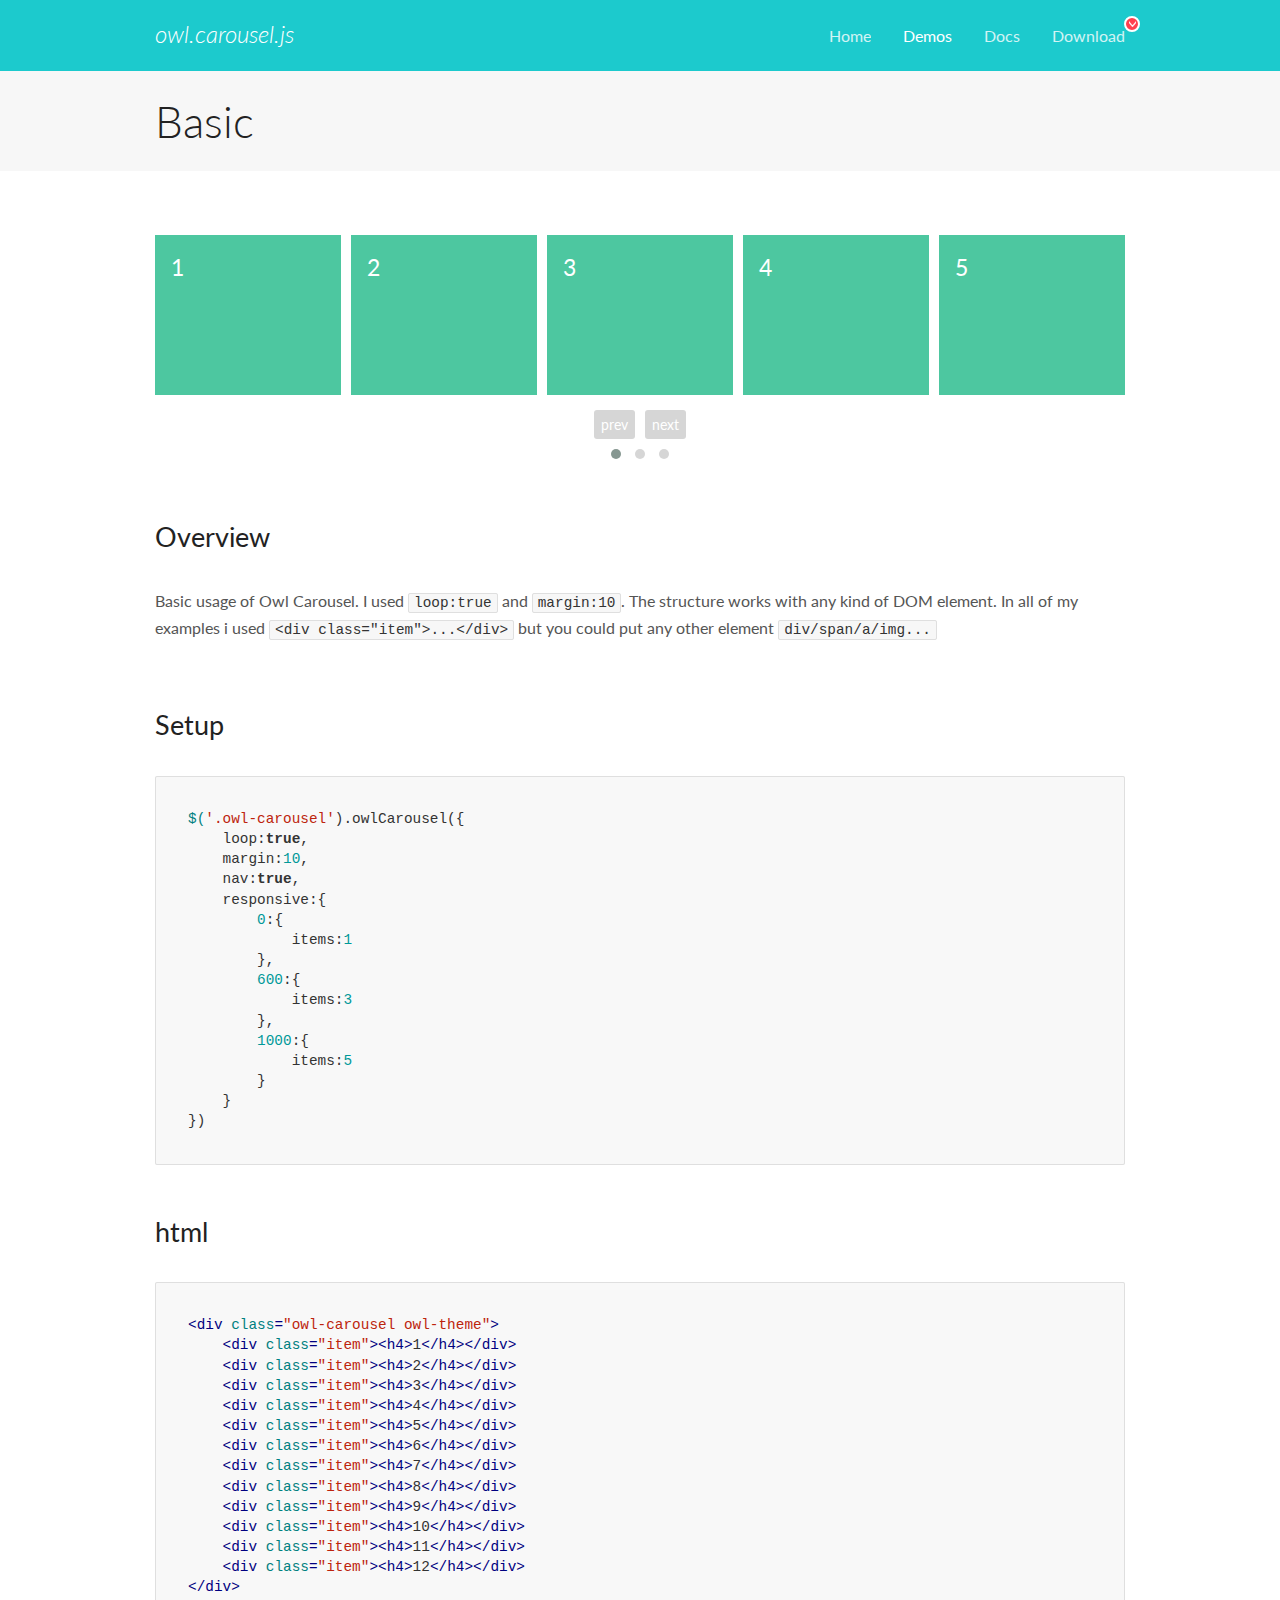
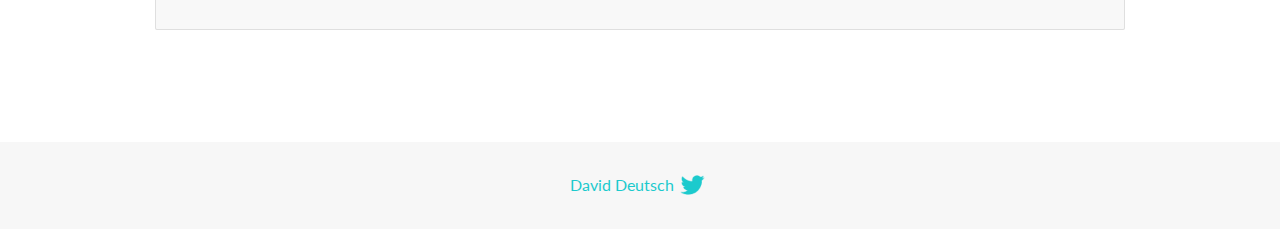
<file: libs/owl-carousel/docs/demos/basic.html>
<!DOCTYPE html>
<html lang="en">
  <head>

    <!-- head -->
    <meta charset="utf-8">
    <meta name="msapplication-tap-highlight" content="no" />
    <meta name="viewport" content="width=device-width, initial-scale=1.0" />
    <meta name="description" content="Basic usage demo">
    <meta name="author" content="David Deutsch">
    <title>
      Basic Demo | Owl Carousel | 2.2.1
    </title>

    <!-- Stylesheets -->
    <link href='https://fonts.googleapis.com/css?family=Lato:300,400,700,400italic,300italic' rel='stylesheet' type='text/css'>
    <link rel="stylesheet" href="../assets/css/docs.theme.min.css">

    <!-- Owl Stylesheets -->
    <link rel="stylesheet" href="../assets/owlcarousel/assets/owl.carousel.min.css">
    <link rel="stylesheet" href="../assets/owlcarousel/assets/owl.theme.default.min.css">

    <!-- HTML5 shim and Respond.js IE8 support of HTML5 elements and media queries -->

    <!--[if lt IE 9]>
      <script src="https://oss.maxcdn.com/libs/html5shiv/3.7.0/html5shiv.js"></script>
      <script src="https://oss.maxcdn.com/libs/respond.js/1.3.0/respond.min.js"></script>
    <![endif]-->

    <!-- Favicons -->
    <link rel="apple-touch-icon-precomposed" sizes="144x144" href="../assets/ico/apple-touch-icon-144-precomposed.png">
    <link rel="shortcut icon" href="../assets/ico/favicon.png">
    <link rel="shortcut icon" href="favicon.ico">

    <!-- Yeah i know js should not be in header. Its required for demos.-->

    <!-- javascript -->
    <script src="../assets/vendors/jquery.min.js"></script>
    <script src="../assets/owlcarousel/owl.carousel.js"></script>
  </head>
  <body>

    <!-- header -->
    <header class="header">
      <div class="row">
        <div class="large-12 columns">
          <div class="brand left">
            <h3>
              <a href="/OwlCarousel2/">owl.carousel.js</a> 
            </h3>
          </div>
          <a id="toggle-nav" class="right">
            <span></span> <span></span> <span></span> 
          </a> 
          <div class="nav-bar">
            <ul class="clearfix">
              <li> <a href="/OwlCarousel2/index.html">Home</a>  </li>
              <li class="active">
                <a href="/OwlCarousel2/demos/demos.html">Demos</a> 
              </li>
              <li> <a href="/OwlCarousel2/docs/started-welcome.html">Docs</a>  </li>
              <li>
                <a href="https://github.com/OwlCarousel2/OwlCarousel2/archive/2.2.1.zip">Download</a> 
                <span class="download"></span> 
              </li>
            </ul>
          </div>
        </div>
      </div>
    </header>

    <!-- title -->
    <section class="title">
      <div class="row">
        <div class="large-12 columns">
          <h1>Basic</h1>
        </div>
      </div>
    </section>

    <!--  Demos -->
    <section id="demos">
      <div class="row">
        <div class="large-12 columns">
          <div class="owl-carousel owl-theme">
            <div class="item">
              <h4>1</h4>
            </div>
            <div class="item">
              <h4>2</h4>
            </div>
            <div class="item">
              <h4>3</h4>
            </div>
            <div class="item">
              <h4>4</h4>
            </div>
            <div class="item">
              <h4>5</h4>
            </div>
            <div class="item">
              <h4>6</h4>
            </div>
            <div class="item">
              <h4>7</h4>
            </div>
            <div class="item">
              <h4>8</h4>
            </div>
            <div class="item">
              <h4>9</h4>
            </div>
            <div class="item">
              <h4>10</h4>
            </div>
            <div class="item">
              <h4>11</h4>
            </div>
            <div class="item">
              <h4>12</h4>
            </div>
          </div>
          <h3 id="overview">Overview</h3>
          <p>Basic usage of Owl Carousel. I used <code>loop:true</code> and <code>margin:10</code>. The structure works with any kind of DOM element. In all of my examples i used <code>&lt;div class=&quot;item&quot;&gt;...&lt;/div&gt;</code> but you could
            put any other element <code>div/span/a/img...</code></p>
          <h3 id="setup">Setup</h3>
          <pre><code>$(&#39;.owl-carousel&#39;).owlCarousel({
    loop:true,
    margin:10,
    nav:true,
    responsive:{
        0:{
            items:1
        },
        600:{
            items:3
        },
        1000:{
            items:5
        }
    }
})</code></pre>
          <h3 id="html">html</h3>
          <pre><code>&lt;div class=&quot;owl-carousel owl-theme&quot;&gt;
    &lt;div class=&quot;item&quot;&gt;&lt;h4&gt;1&lt;/h4&gt;&lt;/div&gt;
    &lt;div class=&quot;item&quot;&gt;&lt;h4&gt;2&lt;/h4&gt;&lt;/div&gt;
    &lt;div class=&quot;item&quot;&gt;&lt;h4&gt;3&lt;/h4&gt;&lt;/div&gt;
    &lt;div class=&quot;item&quot;&gt;&lt;h4&gt;4&lt;/h4&gt;&lt;/div&gt;
    &lt;div class=&quot;item&quot;&gt;&lt;h4&gt;5&lt;/h4&gt;&lt;/div&gt;
    &lt;div class=&quot;item&quot;&gt;&lt;h4&gt;6&lt;/h4&gt;&lt;/div&gt;
    &lt;div class=&quot;item&quot;&gt;&lt;h4&gt;7&lt;/h4&gt;&lt;/div&gt;
    &lt;div class=&quot;item&quot;&gt;&lt;h4&gt;8&lt;/h4&gt;&lt;/div&gt;
    &lt;div class=&quot;item&quot;&gt;&lt;h4&gt;9&lt;/h4&gt;&lt;/div&gt;
    &lt;div class=&quot;item&quot;&gt;&lt;h4&gt;10&lt;/h4&gt;&lt;/div&gt;
    &lt;div class=&quot;item&quot;&gt;&lt;h4&gt;11&lt;/h4&gt;&lt;/div&gt;
    &lt;div class=&quot;item&quot;&gt;&lt;h4&gt;12&lt;/h4&gt;&lt;/div&gt;
&lt;/div&gt;</code></pre>
          <script>
            $(document).ready(function() {
              var owl = $('.owl-carousel');
              owl.owlCarousel({
                margin: 10,
                nav: true,
                loop: true,
                responsive: {
                  0: {
                    items: 1
                  },
                  600: {
                    items: 3
                  },
                  1000: {
                    items: 5
                  }
                }
              })
            })
          </script>
        </div>
      </div>
    </section>

    <!-- footer -->
    <footer class="footer">
      <div class="row">
        <div class="large-12 columns">
          <h5>
            <a href="/OwlCarousel2/docs/support-contact.html">David Deutsch</a> 
            <a id="custom-tweet-button" href="https://twitter.com/share?url=https://github.com/OwlCarousel2/OwlCarousel2&text=Owl Carousel - This is so awesome! " target="_blank"></a> 
          </h5>
        </div>
      </div>
    </footer>

    <!-- vendors -->
    <script src="../assets/vendors/highlight.js"></script>
    <script src="../assets/js/app.js"></script>
  </body>
</html>
</file>
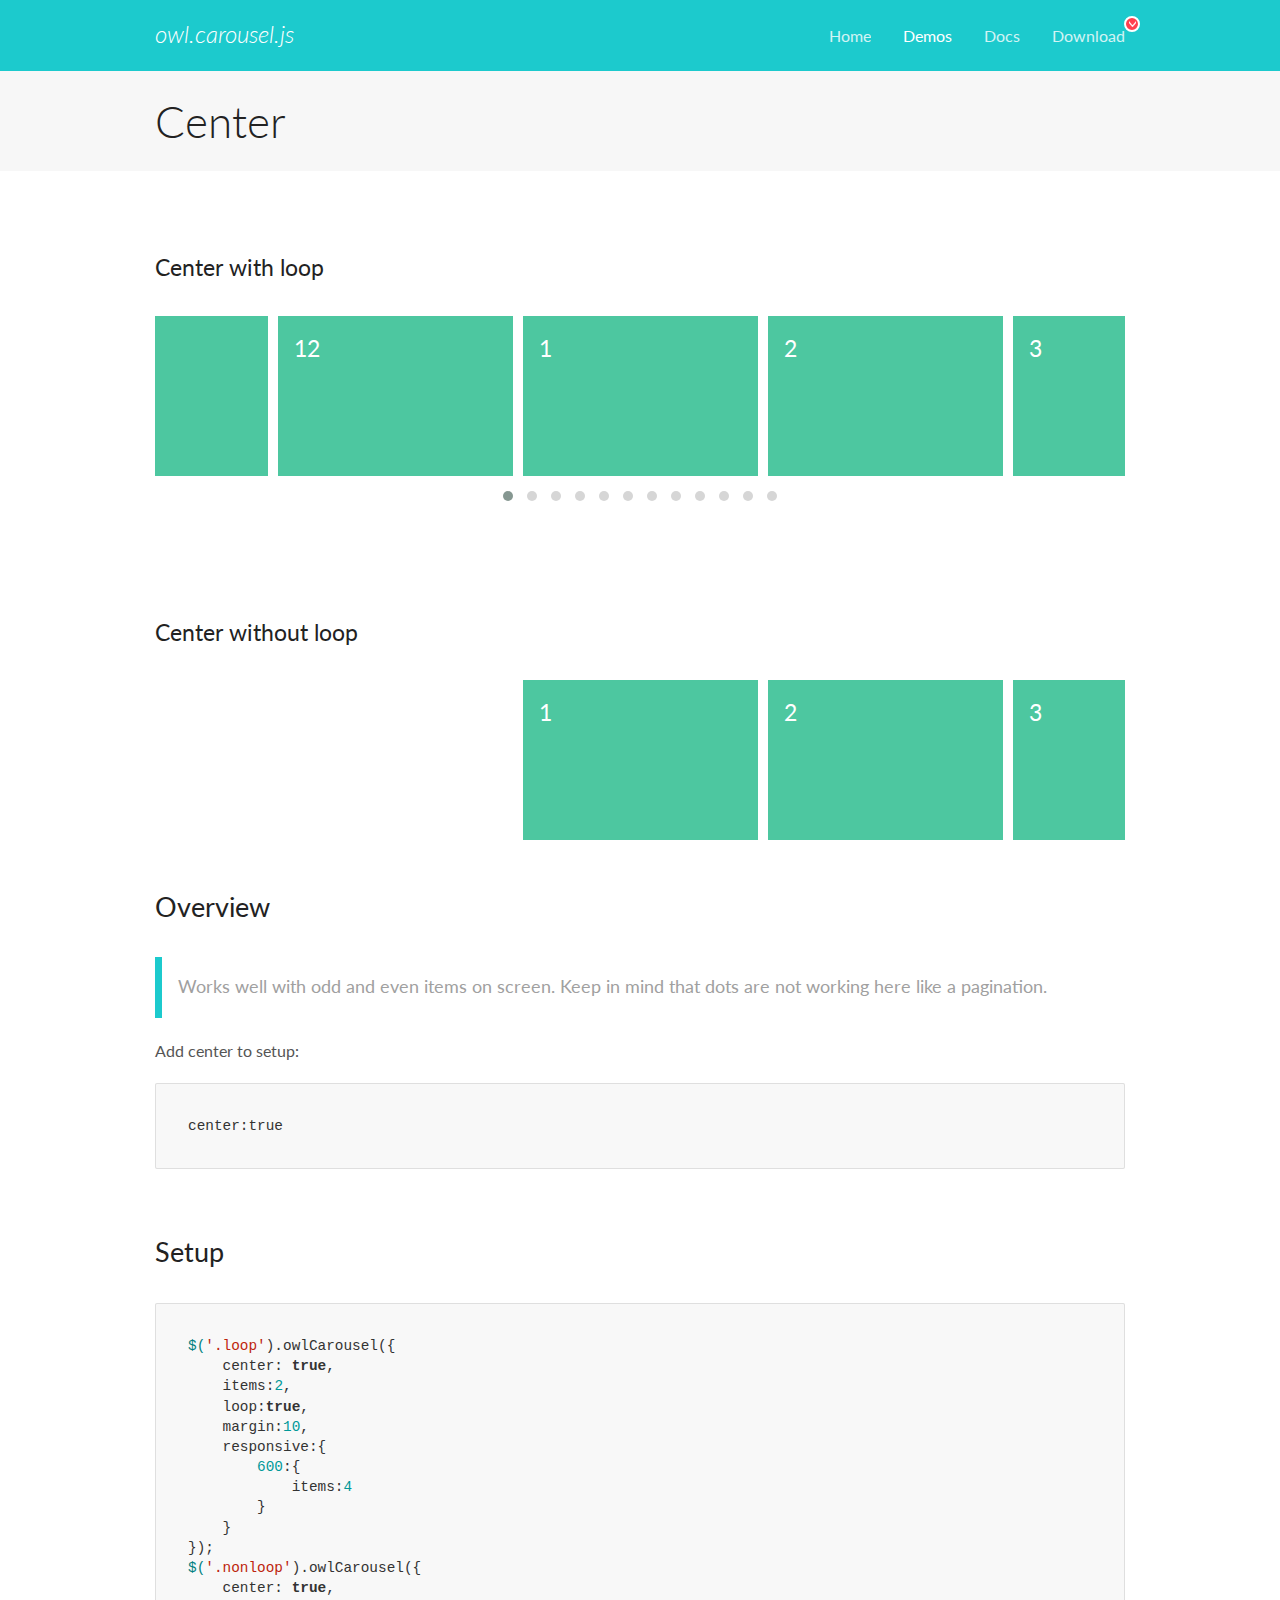
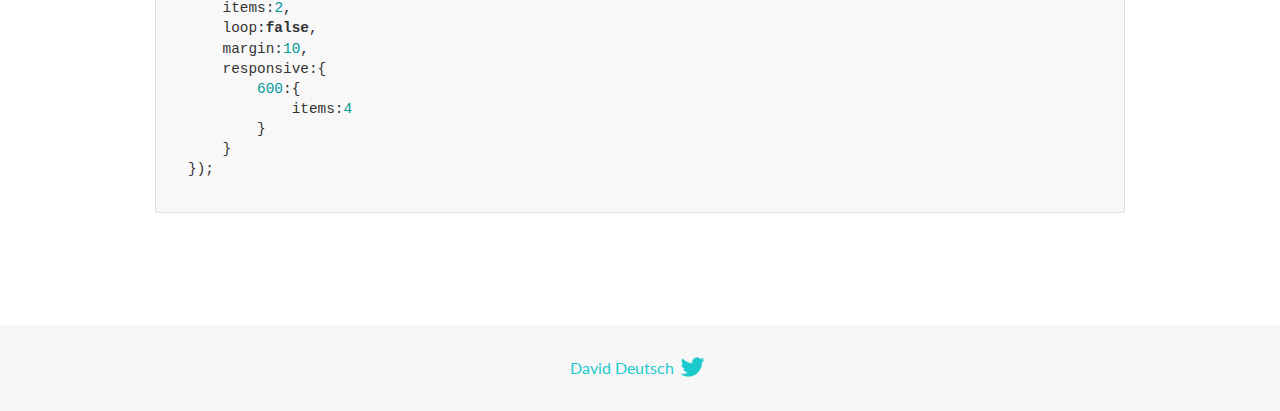
<file: libs/owl-carousel/docs/demos/center.html>
<!DOCTYPE html>
<html lang="en">
  <head>

    <!-- head -->
    <meta charset="utf-8">
    <meta name="msapplication-tap-highlight" content="no" />
    <meta name="viewport" content="width=device-width, initial-scale=1.0" />
    <meta name="description" content="Center carousel">
    <meta name="author" content="David Deutsch">
    <title>
      Center Demo | Owl Carousel | 2.2.1
    </title>

    <!-- Stylesheets -->
    <link href='https://fonts.googleapis.com/css?family=Lato:300,400,700,400italic,300italic' rel='stylesheet' type='text/css'>
    <link rel="stylesheet" href="../assets/css/docs.theme.min.css">

    <!-- Owl Stylesheets -->
    <link rel="stylesheet" href="../assets/owlcarousel/assets/owl.carousel.min.css">
    <link rel="stylesheet" href="../assets/owlcarousel/assets/owl.theme.default.min.css">

    <!-- HTML5 shim and Respond.js IE8 support of HTML5 elements and media queries -->

    <!--[if lt IE 9]>
      <script src="https://oss.maxcdn.com/libs/html5shiv/3.7.0/html5shiv.js"></script>
      <script src="https://oss.maxcdn.com/libs/respond.js/1.3.0/respond.min.js"></script>
    <![endif]-->

    <!-- Favicons -->
    <link rel="apple-touch-icon-precomposed" sizes="144x144" href="../assets/ico/apple-touch-icon-144-precomposed.png">
    <link rel="shortcut icon" href="../assets/ico/favicon.png">
    <link rel="shortcut icon" href="favicon.ico">

    <!-- Yeah i know js should not be in header. Its required for demos.-->

    <!-- javascript -->
    <script src="../assets/vendors/jquery.min.js"></script>
    <script src="../assets/owlcarousel/owl.carousel.js"></script>
  </head>
  <body>

    <!-- header -->
    <header class="header">
      <div class="row">
        <div class="large-12 columns">
          <div class="brand left">
            <h3>
              <a href="/OwlCarousel2/">owl.carousel.js</a> 
            </h3>
          </div>
          <a id="toggle-nav" class="right">
            <span></span> <span></span> <span></span> 
          </a> 
          <div class="nav-bar">
            <ul class="clearfix">
              <li> <a href="/OwlCarousel2/index.html">Home</a>  </li>
              <li class="active">
                <a href="/OwlCarousel2/demos/demos.html">Demos</a> 
              </li>
              <li> <a href="/OwlCarousel2/docs/started-welcome.html">Docs</a>  </li>
              <li>
                <a href="https://github.com/OwlCarousel2/OwlCarousel2/archive/2.2.1.zip">Download</a> 
                <span class="download"></span> 
              </li>
            </ul>
          </div>
        </div>
      </div>
    </header>

    <!-- title -->
    <section class="title">
      <div class="row">
        <div class="large-12 columns">
          <h1>Center</h1>
        </div>
      </div>
    </section>

    <!--  Demos -->
    <section id="demos">
      <div class="row">
        <div class="large-12 columns">
          <h4 id="center-with-loop">Center with loop</h4>
          <div class="loop owl-carousel owl-theme">
            <div class="item">
              <h4>1</h4>
            </div>
            <div class="item">
              <h4>2</h4>
            </div>
            <div class="item">
              <h4>3</h4>
            </div>
            <div class="item">
              <h4>4</h4>
            </div>
            <div class="item">
              <h4>5</h4>
            </div>
            <div class="item">
              <h4>6</h4>
            </div>
            <div class="item">
              <h4>7</h4>
            </div>
            <div class="item">
              <h4>8</h4>
            </div>
            <div class="item">
              <h4>9</h4>
            </div>
            <div class="item">
              <h4>10</h4>
            </div>
            <div class="item">
              <h4>11</h4>
            </div>
            <div class="item">
              <h4>12</h4>
            </div>
          </div>
          <br>
          <h4 id="center-without-loop">Center without loop</h4>
          <div class="nonloop owl-carousel">
            <div class="item">
              <h4>1</h4>
            </div>
            <div class="item">
              <h4>2</h4>
            </div>
            <div class="item">
              <h4>3</h4>
            </div>
            <div class="item">
              <h4>4</h4>
            </div>
            <div class="item">
              <h4>5</h4>
            </div>
            <div class="item">
              <h4>6</h4>
            </div>
            <div class="item">
              <h4>7</h4>
            </div>
            <div class="item">
              <h4>8</h4>
            </div>
            <div class="item">
              <h4>9</h4>
            </div>
            <div class="item">
              <h4>10</h4>
            </div>
            <div class="item">
              <h4>11</h4>
            </div>
            <div class="item">
              <h4>12</h4>
            </div>
          </div>
          <h3 id="overview">Overview</h3>
          <blockquote>
            <p>Works well with odd and even items on screen. Keep in mind that dots are not working here like a pagination.</p>
          </blockquote>
          <p>Add center to setup:</p>
          <pre><code>center:true</code></pre>
          <h3 id="setup">Setup</h3>
          <pre><code>$(&#39;.loop&#39;).owlCarousel({
    center: true,
    items:2,
    loop:true,
    margin:10,
    responsive:{
        600:{
            items:4
        }
    }
});
$(&#39;.nonloop&#39;).owlCarousel({
    center: true,
    items:2,
    loop:false,
    margin:10,
    responsive:{
        600:{
            items:4
        }
    }
});</code></pre>
          <script>
            jQuery(document).ready(function($) {
              $('.loop').owlCarousel({
                center: true,
                items: 2,
                loop: true,
                margin: 10,
                responsive: {
                  600: {
                    items: 4
                  }
                }
              });
              $('.nonloop').owlCarousel({
                center: true,
                items: 2,
                loop: false,
                margin: 10,
                responsive: {
                  600: {
                    items: 4
                  }
                }
              });
            });
          </script>
        </div>
      </div>
    </section>

    <!-- footer -->
    <footer class="footer">
      <div class="row">
        <div class="large-12 columns">
          <h5>
            <a href="/OwlCarousel2/docs/support-contact.html">David Deutsch</a> 
            <a id="custom-tweet-button" href="https://twitter.com/share?url=https://github.com/OwlCarousel2/OwlCarousel2&text=Owl Carousel - This is so awesome! " target="_blank"></a> 
          </h5>
        </div>
      </div>
    </footer>

    <!-- vendors -->
    <script src="../assets/vendors/highlight.js"></script>
    <script src="../assets/js/app.js"></script>
  </body>
</html>
</file>
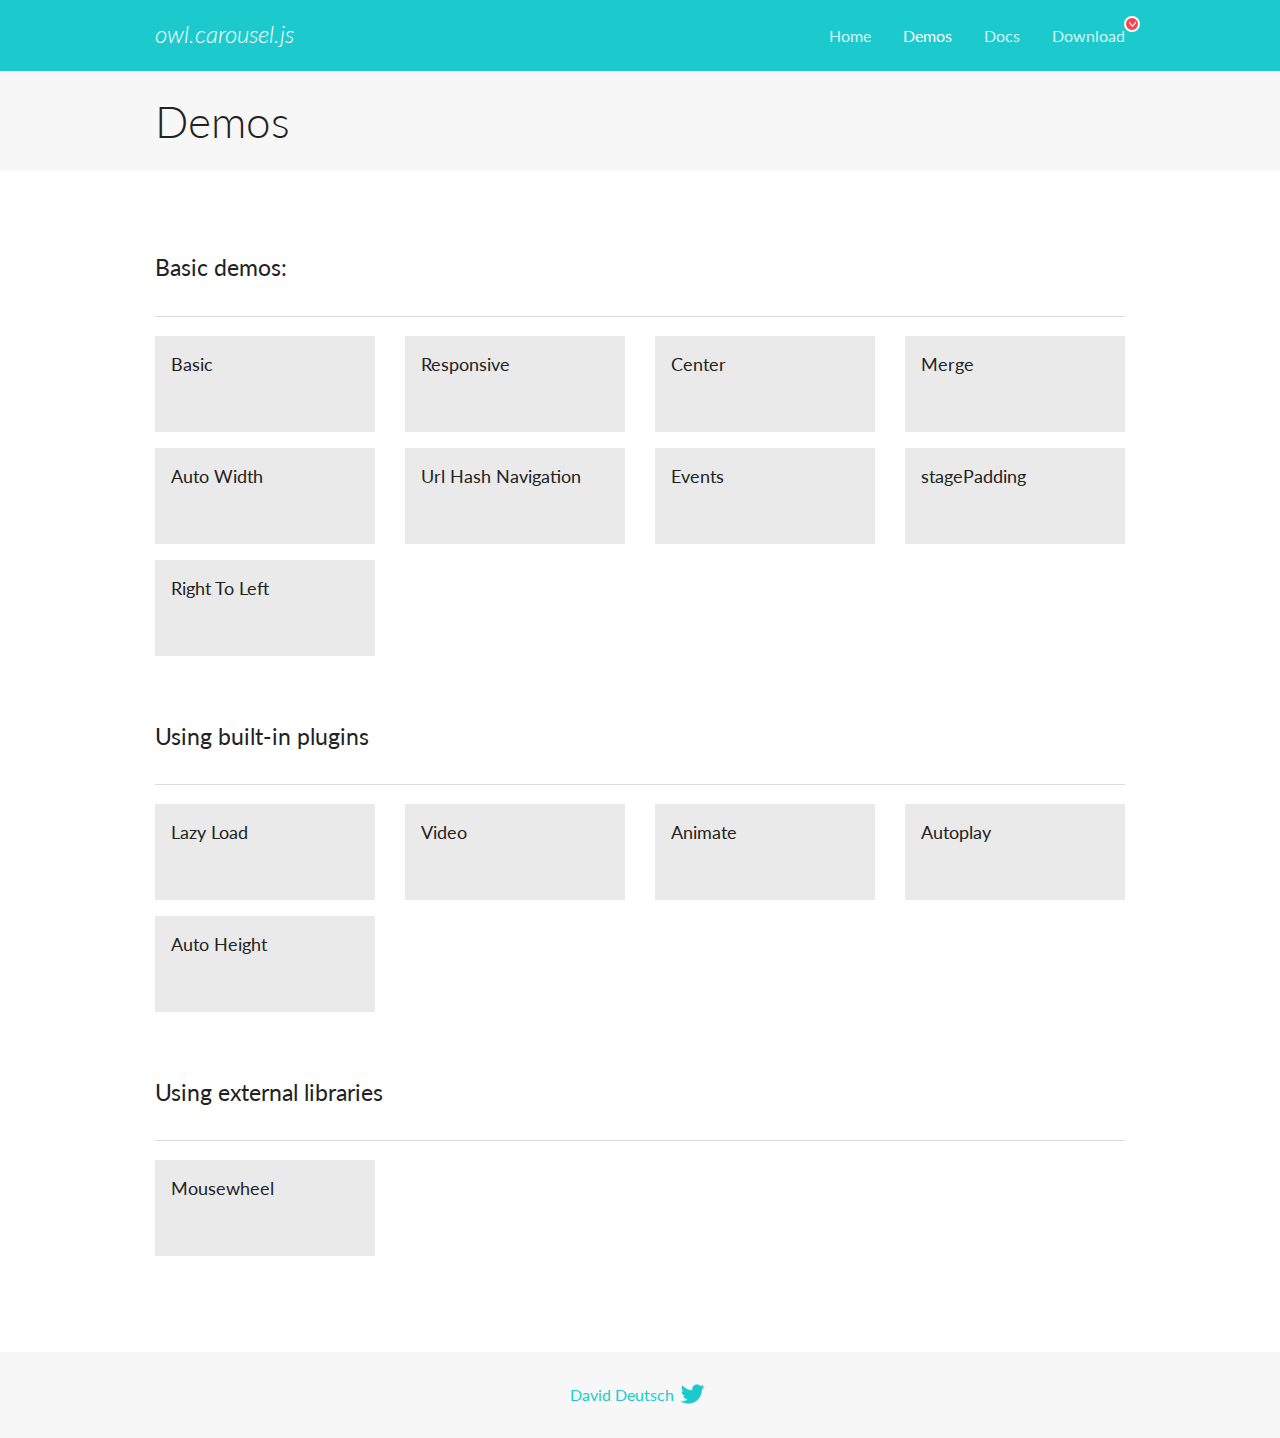
<file: libs/owl-carousel/docs/demos/demos.html>
<!DOCTYPE html>
<html lang="en">
  <head>

    <!-- head -->
    <meta charset="utf-8">
    <meta name="msapplication-tap-highlight" content="no" />
    <meta name="viewport" content="width=device-width, initial-scale=1.0" />
    <meta name="description" content="A list of Owl Carousel examples.">
    <meta name="author" content="David Deutsch">
    <title>
      Demos | Owl Carousel | 2.2.1
    </title>

    <!-- Stylesheets -->
    <link href='https://fonts.googleapis.com/css?family=Lato:300,400,700,400italic,300italic' rel='stylesheet' type='text/css'>
    <link rel="stylesheet" href="../assets/css/docs.theme.min.css">

    <!-- Owl Stylesheets -->
    <link rel="stylesheet" href="../assets/owlcarousel/assets/owl.carousel.min.css">
    <link rel="stylesheet" href="../assets/owlcarousel/assets/owl.theme.default.min.css">

    <!-- HTML5 shim and Respond.js IE8 support of HTML5 elements and media queries -->

    <!--[if lt IE 9]>
      <script src="https://oss.maxcdn.com/libs/html5shiv/3.7.0/html5shiv.js"></script>
      <script src="https://oss.maxcdn.com/libs/respond.js/1.3.0/respond.min.js"></script>
    <![endif]-->

    <!-- Favicons -->
    <link rel="apple-touch-icon-precomposed" sizes="144x144" href="../assets/ico/apple-touch-icon-144-precomposed.png">
    <link rel="shortcut icon" href="../assets/ico/favicon.png">
    <link rel="shortcut icon" href="favicon.ico">

    <!-- Yeah i know js should not be in header. Its required for demos.-->

    <!-- javascript -->
    <script src="../assets/vendors/jquery.min.js"></script>
    <script src="../assets/owlcarousel/owl.carousel.js"></script>
  </head>
  <body>

    <!-- header -->
    <header class="header">
      <div class="row">
        <div class="large-12 columns">
          <div class="brand left">
            <h3>
              <a href="/OwlCarousel2/">owl.carousel.js</a> 
            </h3>
          </div>
          <a id="toggle-nav" class="right">
            <span></span> <span></span> <span></span> 
          </a> 
          <div class="nav-bar">
            <ul class="clearfix">
              <li> <a href="/OwlCarousel2/index.html">Home</a>  </li>
              <li class="active">
                <a href="/OwlCarousel2/demos/demos.html">Demos</a> 
              </li>
              <li> <a href="/OwlCarousel2/docs/started-welcome.html">Docs</a>  </li>
              <li>
                <a href="https://github.com/OwlCarousel2/OwlCarousel2/archive/2.2.1.zip">Download</a> 
                <span class="download"></span> 
              </li>
            </ul>
          </div>
        </div>
      </div>
    </header>

    <!-- title -->
    <section class="title">
      <div class="row">
        <div class="large-12 columns">
          <h1>Demos</h1>
        </div>
      </div>
    </section>

    <!--  Demos -->
    <section id="demos">
      <div class="row">
        <div class="large-12 columns">
          <h4 id="basic-demos-">Basic demos:</h4>
          <hr>
          <div class="demo-list">
            <div class="row">
              <div class="small-6 medium-4 large-3 columns">
                <a href="basic.html" class="demo-block">
                  <h5>Basic </h5>
                </a> 
              </div>
              <div class="small-6 medium-4 large-3 columns">
                <a href="responsive.html" class="demo-block">
                  <h5>Responsive </h5>
                </a> 
              </div>
              <div class="small-6 medium-4 large-3 columns">
                <a href="center.html" class="demo-block">
                  <h5>Center </h5>
                </a> 
              </div>
              <div class="small-6 medium-4 large-3 columns">
                <a href="merge.html" class="demo-block">
                  <h5>Merge </h5>
                </a> 
              </div>
              <div class="small-6 medium-4 large-3 columns">
                <a href="autowidth.html" class="demo-block">
                  <h5>Auto Width </h5>
                </a> 
              </div>
              <div class="small-6 medium-4 large-3 columns">
                <a href="urlhashnav.html" class="demo-block">
                  <h5>Url Hash Navigation </h5>
                </a> 
              </div>
              <div class="small-6 medium-4 large-3 columns">
                <a href="events.html" class="demo-block">
                  <h5>Events </h5>
                </a> 
              </div>
              <div class="small-6 medium-4 large-3 columns">
                <a href="stagepadding.html" class="demo-block">
                  <h5>stagePadding </h5>
                </a> 
              </div>
              <div class="small-6 medium-4 large-3 columns">
                <a href="rtl.html" class="demo-block">
                  <h5>Right To Left </h5>
                </a> 
              </div>
            </div>
          </div>
          <h4 id="using-built-in-plugins">Using built-in plugins</h4>
          <hr>
          <div class="demo-list">
            <div class="row">
              <div class="small-6 medium-4 large-3 columns">
                <a href="lazyLoad.html" class="demo-block">
                  <h5>Lazy Load </h5>
                </a> 
              </div>
              <div class="small-6 medium-4 large-3 columns">
                <a href="video.html" class="demo-block">
                  <h5>Video </h5>
                </a> 
              </div>
              <div class="small-6 medium-4 large-3 columns">
                <a href="animate.html" class="demo-block">
                  <h5>Animate </h5>
                </a> 
              </div>
              <div class="small-6 medium-4 large-3 columns">
                <a href="autoplay.html" class="demo-block">
                  <h5>Autoplay </h5>
                </a> 
              </div>
              <div class="small-6 medium-4 large-3 columns">
                <a href="autoheight.html" class="demo-block">
                  <h5>Auto Height </h5>
                </a> 
              </div>
            </div>
          </div>
          <h4 id="using-external-libraries">Using external libraries</h4>
          <hr>
          <div class="demo-list">
            <div class="row">
              <div class="small-6 medium-4 large-3 columns">
                <a href="mousewheel.html" class="demo-block">
                  <h5>Mousewheel </h5>
                </a> 
              </div>
            </div>
          </div>
        </div>
      </div>
    </section>

    <!-- footer -->
    <footer class="footer">
      <div class="row">
        <div class="large-12 columns">
          <h5>
            <a href="/OwlCarousel2/docs/support-contact.html">David Deutsch</a> 
            <a id="custom-tweet-button" href="https://twitter.com/share?url=https://github.com/OwlCarousel2/OwlCarousel2&text=Owl Carousel - This is so awesome! " target="_blank"></a> 
          </h5>
        </div>
      </div>
    </footer>

    <!-- vendors -->
    <script src="../assets/vendors/highlight.js"></script>
    <script src="../assets/js/app.js"></script>
  </body>
</html>
</file>
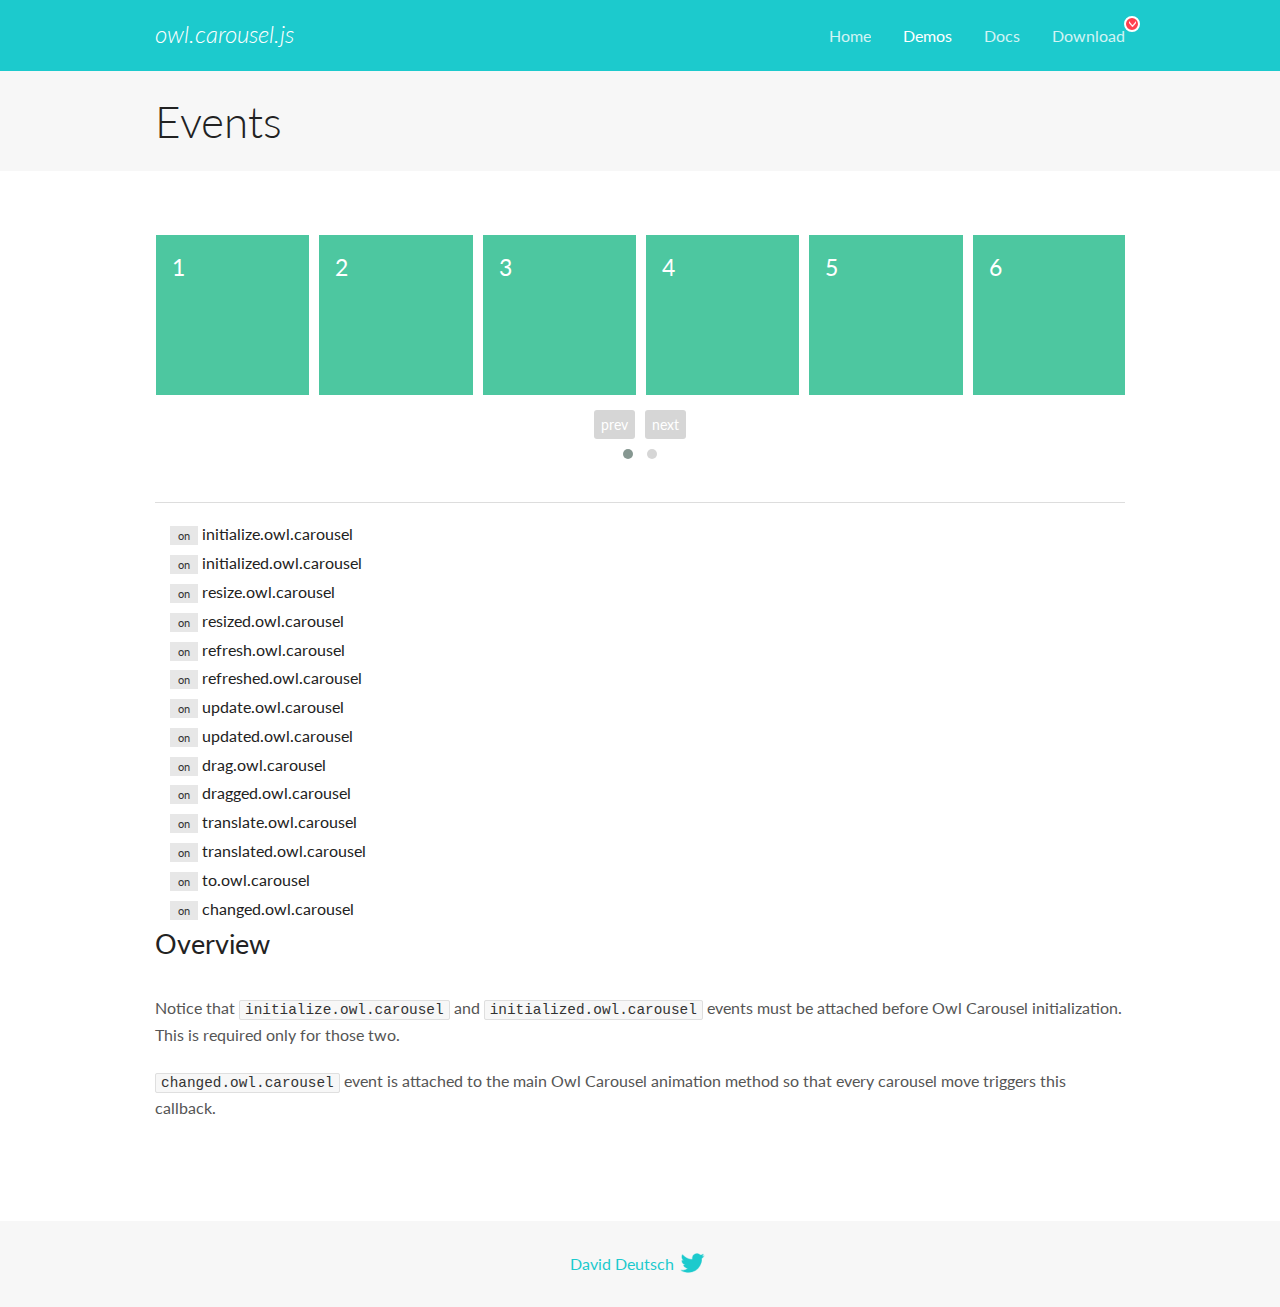
<file: libs/owl-carousel/docs/demos/events.html>
<!DOCTYPE html>
<html lang="en">
  <head>

    <!-- head -->
    <meta charset="utf-8">
    <meta name="msapplication-tap-highlight" content="no" />
    <meta name="viewport" content="width=device-width, initial-scale=1.0" />
    <meta name="description" content="Events usage demo">
    <meta name="author" content="David Deutsch">
    <title>
      Events Demo | Owl Carousel | 2.2.1
    </title>

    <!-- Stylesheets -->
    <link href='https://fonts.googleapis.com/css?family=Lato:300,400,700,400italic,300italic' rel='stylesheet' type='text/css'>
    <link rel="stylesheet" href="../assets/css/docs.theme.min.css">

    <!-- Owl Stylesheets -->
    <link rel="stylesheet" href="../assets/owlcarousel/assets/owl.carousel.min.css">
    <link rel="stylesheet" href="../assets/owlcarousel/assets/owl.theme.default.min.css">

    <!-- HTML5 shim and Respond.js IE8 support of HTML5 elements and media queries -->

    <!--[if lt IE 9]>
      <script src="https://oss.maxcdn.com/libs/html5shiv/3.7.0/html5shiv.js"></script>
      <script src="https://oss.maxcdn.com/libs/respond.js/1.3.0/respond.min.js"></script>
    <![endif]-->

    <!-- Favicons -->
    <link rel="apple-touch-icon-precomposed" sizes="144x144" href="../assets/ico/apple-touch-icon-144-precomposed.png">
    <link rel="shortcut icon" href="../assets/ico/favicon.png">
    <link rel="shortcut icon" href="favicon.ico">

    <!-- Yeah i know js should not be in header. Its required for demos.-->

    <!-- javascript -->
    <script src="../assets/vendors/jquery.min.js"></script>
    <script src="../assets/owlcarousel/owl.carousel.js"></script>
  </head>
  <body>

    <!-- header -->
    <header class="header">
      <div class="row">
        <div class="large-12 columns">
          <div class="brand left">
            <h3>
              <a href="/OwlCarousel2/">owl.carousel.js</a> 
            </h3>
          </div>
          <a id="toggle-nav" class="right">
            <span></span> <span></span> <span></span> 
          </a> 
          <div class="nav-bar">
            <ul class="clearfix">
              <li> <a href="/OwlCarousel2/index.html">Home</a>  </li>
              <li class="active">
                <a href="/OwlCarousel2/demos/demos.html">Demos</a> 
              </li>
              <li> <a href="/OwlCarousel2/docs/started-welcome.html">Docs</a>  </li>
              <li>
                <a href="https://github.com/OwlCarousel2/OwlCarousel2/archive/2.2.1.zip">Download</a> 
                <span class="download"></span> 
              </li>
            </ul>
          </div>
        </div>
      </div>
    </header>

    <!-- title -->
    <section class="title">
      <div class="row">
        <div class="large-12 columns">
          <h1>Events</h1>
        </div>
      </div>
    </section>

    <!--  Demos -->
    <section id="demos">
      <div class="row">
        <div class="large-12 columns">
          <div class="owl-carousel owl-theme">
            <div class="item">
              <h4>1</h4>
            </div>
            <div class="item">
              <h4>2</h4>
            </div>
            <div class="item">
              <h4>3</h4>
            </div>
            <div class="item">
              <h4>4</h4>
            </div>
            <div class="item">
              <h4>5</h4>
            </div>
            <div class="item">
              <h4>6</h4>
            </div>
            <div class="item">
              <h4>7</h4>
            </div>
            <div class="item">
              <h4>8</h4>
            </div>
            <div class="item">
              <h4>9</h4>
            </div>
            <div class="item">
              <h4>10</h4>
            </div>
            <div class="item">
              <h4>11</h4>
            </div>
            <div class="item">
              <h4>12</h4>
            </div>
          </div>
          <hr>
          <div class="large-12 columns callbacks">
            <div><span class="label secondary initialize">on</span>  initialize.owl.carousel </div>
            <div><span class="label secondary initialized">on</span>  initialized.owl.carousel </div>
            <div><span class="label secondary resize">on</span>  resize.owl.carousel </div>
            <div><span class="label secondary resized">on</span>  resized.owl.carousel </div>
            <div><span class="label secondary refresh">on</span>  refresh.owl.carousel </div>
            <div><span class="label secondary refreshed">on</span>  refreshed.owl.carousel </div>
            <div><span class="label secondary update">on</span>  update.owl.carousel </div>
            <div><span class="label secondary updated">on</span>  updated.owl.carousel </div>
            <div><span class="label secondary drag">on</span>  drag.owl.carousel </div>
            <div><span class="label secondary dragged">on</span>  dragged.owl.carousel </div>
            <div><span class="label secondary translate">on</span>  translate.owl.carousel </div>
            <div><span class="label secondary translated">on</span>  translated.owl.carousel </div>
            <div><span class="label secondary to">on</span>  to.owl.carousel </div>
            <div><span class="label secondary changed">on</span>  changed.owl.carousel </div>
          </div>
          <h3 id="overview">Overview</h3>
          <p>Notice that <code>initialize.owl.carousel</code> and <code>initialized.owl.carousel</code> events must be attached before Owl Carousel initialization. This is required only for those two.</p>
          <p><code>changed.owl.carousel</code> event is attached to the main Owl Carousel animation method so that every carousel move triggers this callback.</p>
          <script>
            jQuery(document).ready(function($) {
              var owl = $('.owl-carousel');
              owl.on('initialize.owl.carousel initialized.owl.carousel ' +
                'initialize.owl.carousel initialize.owl.carousel ' +
                'resize.owl.carousel resized.owl.carousel ' +
                'refresh.owl.carousel refreshed.owl.carousel ' +
                'update.owl.carousel updated.owl.carousel ' +
                'drag.owl.carousel dragged.owl.carousel ' +
                'translate.owl.carousel translated.owl.carousel ' +
                'to.owl.carousel changed.owl.carousel',
                function(e) {
                  $('.' + e.type)
                    .removeClass('secondary')
                    .addClass('success');
                  window.setTimeout(function() {
                    $('.' + e.type)
                      .removeClass('success')
                      .addClass('secondary');
                  }, 500);
                });
              owl.owlCarousel({
                loop: true,
                nav: true,
                lazyLoad: true,
                margin: 10,
                video: true,
                responsive: {
                  0: {
                    items: 1
                  },
                  600: {
                    items: 3
                  },
                  960: {
                    items: 5,
                  },
                  1200: {
                    items: 6
                  }
                }
              });
            });
          </script>
        </div>
      </div>
    </section>

    <!-- footer -->
    <footer class="footer">
      <div class="row">
        <div class="large-12 columns">
          <h5>
            <a href="/OwlCarousel2/docs/support-contact.html">David Deutsch</a> 
            <a id="custom-tweet-button" href="https://twitter.com/share?url=https://github.com/OwlCarousel2/OwlCarousel2&text=Owl Carousel - This is so awesome! " target="_blank"></a> 
          </h5>
        </div>
      </div>
    </footer>

    <!-- vendors -->
    <script src="../assets/vendors/highlight.js"></script>
    <script src="../assets/js/app.js"></script>
  </body>
</html>
</file>
